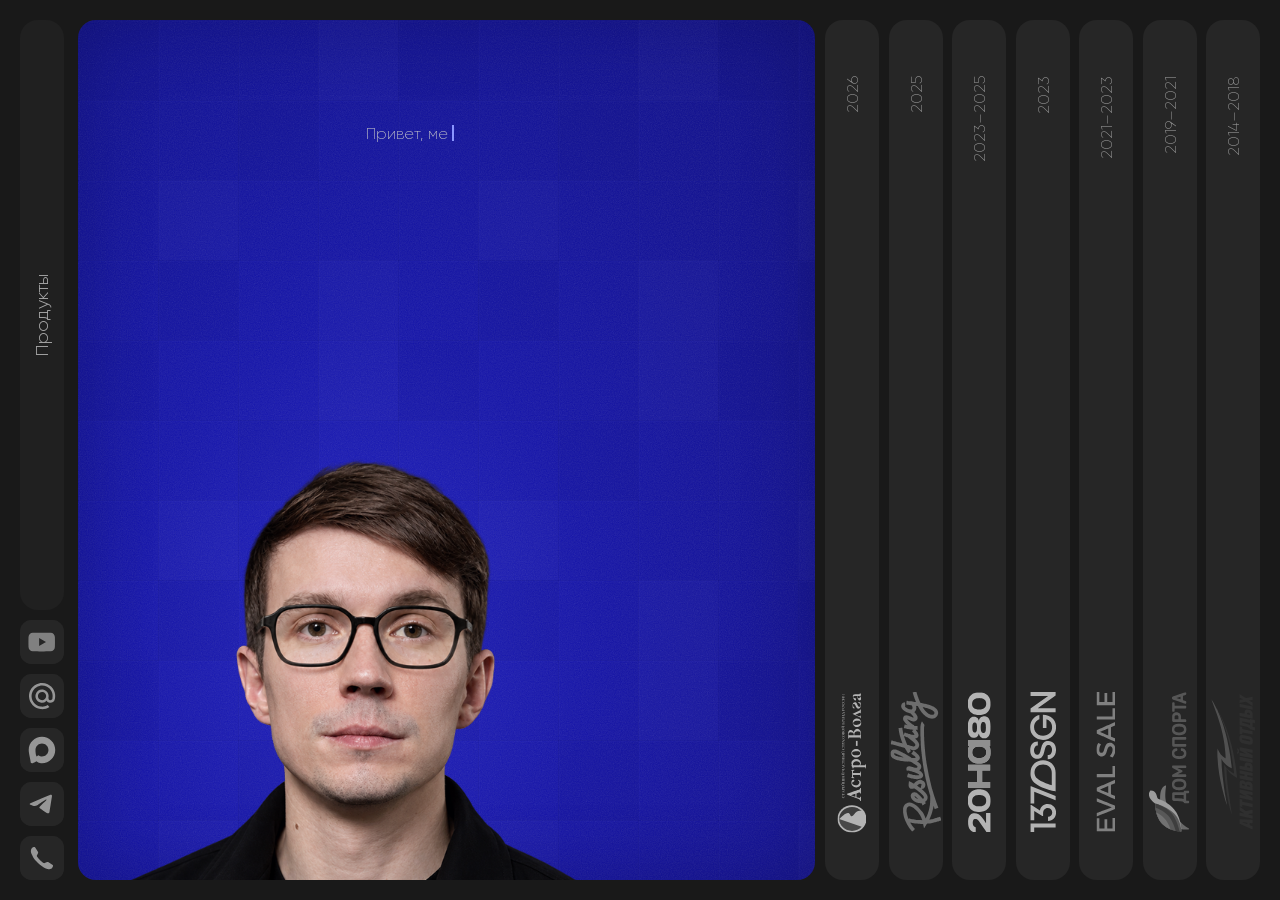
<file: index.html>
<!DOCTYPE html><html lang="ru"><head><meta charSet="utf-8"/><meta name="viewport" content="width=device-width, initial-scale=1"/><link rel="preload" as="image" href="/icons/youtube.svg"/><link rel="preload" as="image" href="/icons/mail.svg"/><link rel="preload" as="image" href="/icons/max.svg"/><link rel="preload" as="image" href="/icons/tg.svg"/><link rel="preload" as="image" href="/icons/phone.svg"/><link rel="preload" as="image" href="/images/course-coin.png"/><link rel="preload" as="image" href="/images/portrait.png" fetchPriority="high"/><link rel="preload" as="image" href="/logos/astro-volga.svg"/><link rel="preload" as="image" href="/logos/resulting.svg"/><link rel="preload" as="image" href="/logos/zona80.svg"/><link rel="stylesheet" href="/_next/static/chunks/3c6uin_k7dhh2.css" data-precedence="next"/><link rel="preload" as="script" fetchPriority="low" href="/_next/static/chunks/3l04zcqx63h3y.js"/><script src="/_next/static/chunks/0nr5vralju_ts.js" async=""></script><script src="/_next/static/chunks/1rj7ns8rte9vc.js" async=""></script><script src="/_next/static/chunks/turbopack-1h985lzee1e1w.js" async=""></script><script src="/_next/static/chunks/3fntmmi971322.js" async=""></script><script src="/_next/static/chunks/2uxzwzccnr6lk.js" async=""></script><link rel="preload" as="image" href="/logos/137dsgn.svg"/><link rel="preload" as="image" href="/logos/eval-sale.svg"/><link rel="preload" as="image" href="/logos/dom-sporta.svg"/><link rel="preload" as="image" href="/logos/active.svg"/><title>Андрей Самодуров — мой опыт</title><meta name="description" content="Интерактивная история опыта Андрея Самодурова."/><link rel="icon" href="/favicon.svg"/><script src="/_next/static/chunks/0cz1d0mv5g_q7.js" noModule=""></script></head><body><div hidden=""><!--$--><!--/$--></div><main class="site"><nav class="sidebar" aria-label="Продукты и контакты"><button class="sidebar-item sidebar-products" type="button" aria-expanded="false" aria-controls="products-panel"><span>Продукты</span></button><a class="sidebar-item sidebar-contact" href="https://www.youtube.com/@HEABTOP" aria-label="YouTube" title="YouTube"><img src="/icons/youtube.svg" alt=""/></a><a class="sidebar-item sidebar-contact" href="mailto:smdrv.us@gmail.com" aria-label="E-Mail" title="E-Mail"><img src="/icons/mail.svg" alt=""/></a><a class="sidebar-item sidebar-contact" href="https://max.ru/u/f9LHodD0cOIqNevwz4UA7DIapDhHAdTQ21VRLaxvyX3yPGefubBcl__GSQ0" aria-label="MAX" title="MAX"><img src="/icons/max.svg" alt=""/></a><a class="sidebar-item sidebar-contact" href="https://t.me/HEABTOP" aria-label="Telegram" title="Telegram"><img src="/icons/tg.svg" alt=""/></a><a class="sidebar-item sidebar-contact" href="tel:+79137133137" aria-label="Позвонить" title="Позвонить"><img src="/icons/phone.svg" alt=""/></a></nav><div class="scene" aria-label="История моего опыта"><section class="intro" aria-label="Знакомство"><div id="products-panel" class="products-panel" role="region" aria-label="Продукты" aria-hidden="true" inert=""><div class="products-content"><h2>Продукты</h2><article class="product-course"><div class="product-course-copy"><h3>Курс по продажам<br/>для страховых агентов</h3><p>3 уровня · 18 модулей · 69 уроков</p></div><img class="product-course-coin" src="/images/course-coin.png" alt=""/><a class="product-course-start" href="/course/index.html" target="_blank" rel="noopener noreferrer">Начать курс ↗</a></article></div></div><div class="background-tiles" aria-hidden="true" style="grid-template-columns:repeat(1, var(--tile-size))"></div><img class="portrait original" src="/images/portrait.png" alt="Андрей Самодуров" fetchPriority="high"/><div class="intro-copy" aria-hidden="false"><p class="typing" data-first-line="Привет, меня зовут Андрей Самодуров, я продажник," aria-label="Привет, меня зовут Андрей Самодуров, я продажник,
занимаюсь этим с 2014 года. На этой странице рассказываю о своём опыте."><span aria-hidden="true"><span class="cursor"></span></span></p></div></section><article class="period-card" style="--order:0"><button class="period-trigger" id="trigger-astro-volga" aria-label="Астро-Волга, 2026" aria-expanded="false" aria-controls="content-astro-volga"><span class="year">2026</span><span class="logo-holder"><img src="/logos/astro-volga.svg" alt=""/></span><span class="card-plus" aria-hidden="true">+</span></button><div class="period-body" id="content-astro-volga" role="region" aria-labelledby="trigger-astro-volga" aria-hidden="true" inert=""><div class="body-clip"><div class="body-scroll"><div class="case-layout case-astro-volga"><section class="case-segment case-about" style="--x:0%;--y:0%;--w:57.53931544865865%;--h:53.98037077426391%;--ratio:617/490"><h2>Астро-Волга</h2><p>В «Астро-Волгу» меня пригласил собственник с задачей разработать систему обучения продажам для страховых агентов.</p><p>Разработал систему обучения из трёх уровней подготовки. В неё вошли воронки продаж, квалификация клиентов, скрипты, кросс-продажи, работа с возражениями, точки касаний и другие инструменты.</p><p>Параллельно разработал прикладные инструменты для работы агентов, включая автономную CRM на Google Sheets с автоматизацией через Apps Script.</p><p>Для системы обучения записан курс из 69 видеоуроков.</p><p>После запуска обучение прошли 136 агентов. Средняя оценка курса — 4,99 из 5.</p></section><section class="case-segment case-events" style="--x:0%;--y:55.07088331515813%;--w:57.53931544865865%;--h:30.970556161395855%;--ratio:617/274"><h3>Значимые события периода</h3><ul><li>Система обучения из 3 уровней</li><li>69 видеоуроков</li><li>136 агентов прошли обучение после запуска</li><li>Средняя оценка — 4,99 / 5</li><li>Разработаны инструменты продаж и CRM для агентов</li></ul></section><section class="case-segment case-links" aria-label="Ссылки компании" style="--x:0%;--y:87.1319520174482%;--w:57.53931544865865%;--h:12.8680479825518%;--ratio:617/113"><p>Сайт «Астро-Волга»:<!-- --> <a href="https://astrovolga.ru" target="_blank" rel="noopener noreferrer">astrovolga.ru</a></p><p>Сайт с курсом для страховых агентов:<!-- --> <a href="/course/index.html" target="_blank" rel="noopener noreferrer">Перейти на страницу курса</a></p></section><div class="case-gallery"><figure class="case-media case-media-wide" data-media-id="astro-volga-1" style="--x:58.46438482886216%;--y:0%;--w:41.535615171137835%;--h:32.06106870229007%;--ratio:444/289;--mx:0%;--my:0%;--mw:100%;--mh:32.06106870229007%"><video poster="/media/astro-volga/01.webp" muted="" loop="" playsInline="" preload="none" aria-label="Базовый видеокурс"></video></figure><figure class="case-media" data-media-id="astro-volga-2" style="--x:58.46438482886216%;--y:33.151581243184296%;--w:22.201665124884364%;--h:48.854961832061065%;--ratio:230/438;--mx:0%;--my:33.151581243184296%;--mw:53.4521158129176%;--mh:48.854961832061065%"><video poster="/media/astro-volga/02.webp" muted="" loop="" playsInline="" preload="none" aria-label="Программа базового курса"></video></figure><figure class="case-media" data-media-id="astro-volga-3" style="--x:81.6836262719704%;--y:33.151581243184296%;--w:18.316373728029603%;--h:14.830970556161397%;--ratio:193/126;--mx:55.90200445434298%;--my:33.151581243184296%;--mw:44.097995545657014%;--mh:14.830970556161397%"><video poster="/media/astro-volga/03.webp" muted="" loop="" playsInline="" preload="none" aria-label="Запись обучающего урока"></video></figure><figure class="case-media" data-media-id="astro-volga-4" style="--x:81.6836262719704%;--y:48.964013086150494%;--w:18.316373728029603%;--h:15.485278080697928%;--ratio:193/132;--mx:55.90200445434298%;--my:48.964013086150494%;--mw:44.097995545657014%;--mh:15.485278080697928%"><video poster="/media/astro-volga/04.webp" muted="" loop="" playsInline="" preload="none" aria-label="Таблица инструментов продаж"></video></figure><figure class="case-media" data-media-id="astro-volga-5" style="--x:81.6836262719704%;--y:65.43075245365321%;--w:18.316373728029603%;--h:34.56924754634678%;--ratio:193/312;--mx:55.90200445434298%;--my:65.43075245365321%;--mw:44.097995545657014%;--mh:34.56924754634678%"><video poster="/media/astro-volga/05.webp" muted="" loop="" playsInline="" preload="none" aria-label="Страница курса"></video></figure><figure class="case-media" data-media-id="astro-volga-6" style="--x:58.46438482886216%;--y:82.98800436205016%;--w:22.201665124884364%;--h:17.011995637949838%;--ratio:230/151;--mx:0%;--my:82.98800436205016%;--mw:53.4521158129176%;--mh:17.011995637949838%"><video poster="/media/astro-volga/06.webp" muted="" loop="" playsInline="" preload="none" aria-label="CRM в Google Sheets"></video></figure></div></div><button class="mobile-close">Свернуть</button></div></div></div></article><article class="period-card" style="--order:1"><button class="period-trigger" id="trigger-resulting" aria-label="Resulting, 2025" aria-expanded="false" aria-controls="content-resulting"><span class="year">2025</span><span class="logo-holder"><img src="/logos/resulting.svg" alt=""/></span><span class="card-plus" aria-hidden="true">+</span></button><div class="period-body" id="content-resulting" role="region" aria-labelledby="trigger-resulting" aria-hidden="true" inert=""><div class="body-clip"><div class="body-scroll"><div class="case-layout case-resulting"><section class="case-segment case-about" style="--x:0%;--y:0%;--w:57.53931544865865%;--h:70.11995637949836%;--ratio:617/638"><h2>Resulting</h2><p>За время работы в Eval Sale и «20на80» провёл более 1300 аудитов малого и среднего бизнеса и пришёл к пониманию, что могу оказывать услуги консалтинга по построению бизнес-процессов. В Resulting пришёл на позицию руководителя бизнес-проекта:
бизнес-консалтинг в области построения систем продаж, найма и управления.</p><p>Во время обучения в корпоративном университете руководство обратило внимание на мой прошлый опыт в продажах и предложило помимо консалтинга заниматься продажами услуг компании.</p><p>В первые 2 недели после обучения в корпоративном университете сделал 7 продаж услуг по построению ОП, побив рекорд всего отдела продаж за прошлый месяц.</p><p>Получил оффер на позицию тимлида.</p><p>Через две недели после оффера собственник принял решение о закрытии компании.</p></section><section class="case-segment case-events" style="--x:0%;--y:71.21046892039259%;--w:57.53931544865865%;--h:17.77535441657579%;--ratio:617/153"><h3>Значимые события периода</h3><ul><li>7 продаж консалтинговых услуг за 2 недели</li></ul></section><section class="case-segment case-links" aria-label="Ссылки компании" style="--x:0%;--y:90.07633587786259%;--w:57.53931544865865%;--h:9.923664122137405%;--ratio:617/86"><p>Сайт «Resulting»:<!-- --> <a href="https://grebenukresulting.ru" target="_blank" rel="noopener noreferrer">grebenukresulting.ru</a><small> (<!-- -->организация закрылась<!-- -->)</small></p></section><div class="case-gallery"><figure class="case-media" data-media-id="resulting-1" style="--x:58.46438482886216%;--y:0%;--w:19.241443108233117%;--h:24.863685932388222%;--ratio:198/223;--mx:0%;--my:0%;--mw:46.32516703786192%;--mh:24.863685932388222%"><video poster="/media/resulting/01.webp" muted="" loop="" playsInline="" preload="none" aria-label="Рабочая встреча"></video></figure><figure class="case-media" data-media-id="resulting-2" style="--x:78.44588344125809%;--y:0%;--w:21.554116558741907%;--h:24.863685932388222%;--ratio:228/223;--mx:48.10690423162583%;--my:0%;--mw:51.89309576837417%;--mh:24.863685932388222%"><video poster="/media/resulting/02.webp" muted="" loop="" playsInline="" preload="none" aria-label="Презентация бизнес-консультанта"></video></figure><figure class="case-media case-media-wide" data-media-id="resulting-3" style="--x:58.46438482886216%;--y:26.06324972737186%;--w:41.535615171137835%;--h:28.57142857142857%;--ratio:444/252;--mx:0%;--my:26.06324972737186%;--mw:100%;--mh:28.57142857142857%"><img src="/media/resulting/03.webp" alt="Командная встреча" loading="lazy"/></figure><figure class="case-media case-media-wide" data-media-id="resulting-4" style="--x:58.46438482886216%;--y:55.834242093784084%;--w:41.535615171137835%;--h:15.267175572519085%;--ratio:444/130;--mx:0%;--my:55.834242093784084%;--mw:100%;--mh:15.267175572519085%"><video poster="/media/resulting/04.webp" muted="" loop="" playsInline="" preload="none" aria-label="Созвон с клиентом"></video></figure><figure class="case-media case-media-wide" data-media-id="resulting-5" style="--x:58.46438482886216%;--y:72.19193020719739%;--w:41.535615171137835%;--h:27.80806979280262%;--ratio:444/250;--mx:0%;--my:72.19193020719739%;--mw:100%;--mh:27.80806979280262%"><video poster="/media/resulting/05.webp" muted="" loop="" playsInline="" preload="none" aria-label="Встреча команды проекта"></video></figure></div></div><button class="mobile-close">Свернуть</button></div></div></div></article><article class="period-card" style="--order:2"><button class="period-trigger" id="trigger-zona80" aria-label="ЗОНА80, 2023–2025" aria-expanded="false" aria-controls="content-zona80"><span class="year">2023–2025</span><span class="logo-holder"><img src="/logos/zona80.svg" alt=""/></span><span class="card-plus" aria-hidden="true">+</span></button><div class="period-body" id="content-zona80" role="region" aria-labelledby="trigger-zona80" aria-hidden="true" inert=""><div class="body-clip"><div class="body-scroll"><div class="case-layout case-zona80"><section class="case-segment case-about" style="--x:0%;--y:0%;--w:57.53931544865865%;--h:57.033805888767716%;--ratio:617/518"><h2>20на80</h2><p>Продажа услуг по упаковке бизнеса во франшизу со средним чеком 800 тыс. ₽.
Клиенты — собственники бизнеса, CEO и COO.</p><p>Пришёл менеджером отдела продаж. Увеличил результат отдела с 1–2 до стабильных 4–6 продаж в месяц. Через два месяца получил предложение возглавить отдел.</p><p>Собрал команду из пяти человек: двух хантеров и трёх клоузеров. Построил отдел продаж — воронку, скрипты, базу знаний, систему онбординга, мотивации и должностные инструкции.
Отдел регулярно выполнял месячный план, максимальный результат — 13 сделок за месяц. Параллельно продолжал вести собственные сделки.</p></section><section class="case-segment case-events" style="--x:0%;--y:58.12431842966193%;--w:57.53931544865865%;--h:30.861504907306436%;--ratio:617/273"><h3>Значимые события периода</h3><ul><li>Рост отдела с 1–2 до стабильных 4–6 продаж в месяц</li><li>Пиковый результат отдела — 13 сделок за месяц</li><li>84 лично закрытые сделки</li><li>Построена система продаж и работы команды из 5 человек</li></ul></section><section class="case-segment case-links" aria-label="Ссылки компании" style="--x:0%;--y:90.07633587786259%;--w:57.53931544865865%;--h:9.923664122137405%;--ratio:617/86"><p>Сайт «20на80»:<!-- --> <a href="https://20x80.ru" target="_blank" rel="noopener noreferrer">20x80.ru</a><small> (<!-- -->организация закрылась<!-- -->)</small></p></section><div class="case-gallery"><figure class="case-media" data-media-id="zona80-1" style="--x:58.46438482886216%;--y:0%;--w:18.22386679000925%;--h:36.85932388222465%;--ratio:187/333;--mx:0%;--my:0%;--mw:43.87527839643652%;--mh:36.85932388222465%"><video poster="/media/zona80/01.webp" muted="" loop="" playsInline="" preload="none" aria-label="Работа в офисе"></video></figure><figure class="case-media" data-media-id="zona80-2" style="--x:77.61332099907493%;--y:0%;--w:22.38667900092507%;--h:15.59432933478735%;--ratio:237/138;--mx:46.10244988864143%;--my:0%;--mw:53.89755011135857%;--mh:15.59432933478735%"><video poster="/media/zona80/02.webp" muted="" loop="" playsInline="" preload="none" aria-label="Видеовстреча"></video></figure><figure class="case-media" data-media-id="zona80-3" style="--x:58.46438482886216%;--y:37.94983642311887%;--w:18.22386679000925%;--h:25.627044711014175%;--ratio:187/225;--mx:0%;--my:37.94983642311887%;--mw:43.87527839643652%;--mh:25.627044711014175%"><video poster="/media/zona80/03.webp" muted="" loop="" playsInline="" preload="none" aria-label="Обучение команды"></video></figure><figure class="case-media" data-media-id="zona80-4" style="--x:77.61332099907493%;--y:16.68484187568157%;--w:22.38667900092507%;--h:46.892039258451476%;--ratio:237/420;--mx:46.10244988864143%;--my:16.68484187568157%;--mw:53.89755011135857%;--mh:46.892039258451476%"><video poster="/media/zona80/04.webp" muted="" loop="" playsInline="" preload="none" aria-label="Командный созвон"></video></figure><figure class="case-media case-media-wide" data-media-id="zona80-5" style="--x:58.46438482886216%;--y:64.66739367502726%;--w:41.535615171137835%;--h:35.33260632497274%;--ratio:444/319;--mx:0%;--my:64.66739367502726%;--mw:100%;--mh:35.33260632497274%"><video poster="/media/zona80/05.webp" muted="" loop="" playsInline="" preload="none" aria-label="Сайт 20на80"></video></figure></div></div><button class="mobile-close">Свернуть</button></div></div></div></article><article class="period-card" style="--order:3"><button class="period-trigger" id="trigger-interests" aria-label="137dsgn, 2023" aria-expanded="false" aria-controls="content-interests"><span class="year">2023</span><span class="logo-holder"><img src="/logos/137dsgn.svg" alt=""/></span><span class="card-plus" aria-hidden="true">+</span></button><div class="period-body" id="content-interests" role="region" aria-labelledby="trigger-interests" aria-hidden="true" inert=""><div class="body-clip"><div class="body-scroll"><div class="case-layout case-interests"><section class="case-segment case-about" style="--x:0%;--y:0%;--w:57.53931544865865%;--h:41.33042529989095%;--ratio:617/374"><h2>137 Design</h2><p>После Eval Sale взял паузу в продажах и посвятил время дизайну и собственным проектам. Делал сайты и презентации для бизнеса — всего реализовал 13 проектов.</p><p>Параллельно запустил собственный бренд одежды Black137: разработал концепцию, визуальный стиль и выпустил первую коллекцию из семи позиций.</p></section><div class="case-gallery"><figure class="case-media" data-media-id="interests-1" style="--x:58.46438482886216%;--y:0%;--w:19.79648473635523%;--h:41.33042529989095%;--ratio:204/374;--mx:0%;--my:0%;--mw:48.873873873873876%;--mh:35.75525812619503%"><video poster="/media/interests/01.webp" muted="" loop="" playsInline="" preload="none" aria-label="Black137 — концепция бренда"></video></figure><figure class="case-media" data-media-id="interests-2" style="--x:79.18593894542092%;--y:0%;--w:20.814061054579096%;--h:41.33042529989095%;--ratio:220/374;--mx:51.126126126126124%;--my:0%;--mw:48.873873873873876%;--mh:35.75525812619503%"><video poster="/media/interests/02.webp" muted="" loop="" playsInline="" preload="none" aria-label="Первая коллекция одежды"></video></figure><figure class="case-media" data-media-id="interests-3" style="--x:0%;--y:42.420937840785164%;--w:32.09990749306198%;--h:23.773173391494%;--ratio:342/208;--mx:0%;--my:36.7112810707457%;--mw:48.873873873873876%;--mh:13.862332695984703%"><video poster="/media/interests/03.webp" muted="" loop="" playsInline="" preload="none" aria-label="Съёмка коллекции"></video></figure><figure class="case-media mobile-media-hidden" data-media-id="interests-4" style="--x:33.024976873265494%;--y:42.420937840785164%;--w:36.817761332099906%;--h:23.773173391494%;--ratio:388/208;--mx:0%;--my:0%;--mw:0%;--mh:0%"><video poster="/media/interests/04.webp" muted="" loop="" playsInline="" preload="none" aria-label="Дизайн музыкального проекта"></video></figure><figure class="case-media" data-media-id="interests-5" style="--x:70.76780758556892%;--y:42.420937840785164%;--w:29.23219241443108%;--h:23.773173391494%;--ratio:311/208;--mx:51.126126126126124%;--my:36.7112810707457%;--mw:48.873873873873876%;--mh:13.862332695984703%"><video poster="/media/interests/05.webp" muted="" loop="" playsInline="" preload="none" aria-label="Стикеры и аксессуары Black137"></video></figure><figure class="case-media case-media-wide" data-media-id="interests-6" style="--x:0%;--y:67.39367502726282%;--w:48.19611470860315%;--h:32.60632497273719%;--ratio:516/294;--mx:0%;--my:51.52963671128107%;--mw:100%;--mh:24.18738049713193%"><video poster="/media/interests/06.webp" muted="" loop="" playsInline="" preload="none" aria-label="Презентация Black137"></video></figure><figure class="case-media" data-media-id="interests-7" style="--x:49.121184088806665%;--y:67.39367502726282%;--w:25.161887141535615%;--h:32.60632497273719%;--ratio:262/294;--mx:0%;--my:76.67304015296367%;--mw:48.873873873873876%;--mh:23.32695984703633%"><video poster="/media/interests/07.webp" muted="" loop="" playsInline="" preload="none" aria-label="Сайт франшизы питания"></video></figure><figure class="case-media" data-media-id="interests-8" style="--x:75.2081406105458%;--y:67.39367502726282%;--w:24.79185938945421%;--h:32.60632497273719%;--ratio:263/294;--mx:51.126126126126124%;--my:76.67304015296367%;--mw:48.873873873873876%;--mh:23.32695984703633%"><video poster="/media/interests/08.webp" muted="" loop="" playsInline="" preload="none" aria-label="Сайт франшизы Relax"></video></figure></div></div><button class="mobile-close">Свернуть</button></div></div></div></article><article class="period-card" style="--order:4"><button class="period-trigger" id="trigger-eval-sale" aria-label="EVAL SALE, 2021–2023" aria-expanded="false" aria-controls="content-eval-sale"><span class="year">2021–2023</span><span class="logo-holder"><img src="/logos/eval-sale.svg" alt=""/></span><span class="card-plus" aria-hidden="true">+</span></button><div class="period-body" id="content-eval-sale" role="region" aria-labelledby="trigger-eval-sale" aria-hidden="true" inert=""><div class="body-clip"><div class="body-scroll"><div class="case-layout case-eval-sale"><section class="case-segment case-about" style="--x:0%;--y:0%;--w:57.53931544865865%;--h:54.41657579062159%;--ratio:617/494"><h2>Eval Sale</h2><p>Продажа B2B-услуг по упаковке бизнеса во франшизу. Средний чек — 600 тыс. ₽.</p><p>Пришёл на позицию менеджера по продажам.
Первую сделку закрыл через две недели, затем вышел на стабильные 3–4 продажи в месяц. Через два месяца получил оффер на позицию РОПа.</p><p>Собрал команду из четырёх человек — двух хантеров и двух клоузеров. Описал воронку, скрипты и базу знаний. Команда вышла на регулярные 4–5 продаж в месяц. Сам продолжал участвовать в закрытии сложных сделок.</p></section><section class="case-segment case-events" style="--x:0%;--y:55.50708833151581%;--w:57.53931544865865%;--h:27.917121046892042%;--ratio:617/246"><h3>Значимые события периода</h3><ul><li>Через 2 месяца — переход от менеджера к РОПу</li><li>Собрал команду из 4 человек и описал систему продаж</li><li>74 сделки, закрытые командой</li><li>Более 90 подготовленных аудитов рынка франшиз</li></ul></section><section class="case-segment case-links" aria-label="Ссылки компании" style="--x:0%;--y:84.51472191930208%;--w:57.53931544865865%;--h:15.485278080697928%;--ratio:617/137"><p>Сайт «Eval Sale»:<!-- --> <a href="https://evsf.ru" target="_blank" rel="noopener noreferrer">evsf.ru</a></p></section><div class="case-gallery"><figure class="case-media" data-media-id="eval-sale-1" style="--x:58.46438482886216%;--y:0%;--w:20.351526364477333%;--h:20.174482006543077%;--ratio:210/180;--mx:0%;--my:0%;--mw:48.9977728285078%;--mh:20.174482006543077%"><img src="/media/eval-sale/01.webp" alt="Команда Eval Sale" loading="lazy"/></figure><figure class="case-media" data-media-id="eval-sale-2" style="--x:79.83348751156338%;--y:0%;--w:20.166512488436634%;--h:20.174482006543077%;--ratio:213/180;--mx:51.44766146993318%;--my:0%;--mw:48.55233853006681%;--mh:20.174482006543077%"><img src="/media/eval-sale/02.webp" alt="Рабочий созвон" loading="lazy"/></figure><figure class="case-media case-media-wide" data-media-id="eval-sale-3" style="--x:58.46438482886216%;--y:21.264994547437297%;--w:41.535615171137835%;--h:28.135223555070883%;--ratio:444/248;--mx:0%;--my:21.264994547437297%;--mw:100%;--mh:28.135223555070883%"><video poster="/media/eval-sale/03.webp" muted="" loop="" playsInline="" preload="none" aria-label="Франчайзинг и масштабирование"></video></figure><figure class="case-media" data-media-id="eval-sale-4" style="--x:58.46438482886216%;--y:50.4907306434024%;--w:16.92876965772433%;--h:27.917121046892042%;--ratio:173/246;--mx:0%;--my:50.4907306434024%;--mw:40.75723830734967%;--mh:27.917121046892042%"><video poster="/media/eval-sale/04.webp" muted="" loop="" playsInline="" preload="none" aria-label="Презентация Eval Sales"></video></figure><figure class="case-media" data-media-id="eval-sale-5" style="--x:76.41073080481036%;--y:50.4907306434024%;--w:23.589269195189637%;--h:27.917121046892042%;--ratio:250/246;--mx:43.207126948775056%;--my:50.4907306434024%;--mw:56.792873051224944%;--mh:27.917121046892042%"><video poster="/media/eval-sale/05.webp" muted="" loop="" playsInline="" preload="none" aria-label="Работа над проектом"></video></figure><figure class="case-media case-media-wide" data-media-id="eval-sale-6" style="--x:58.46438482886216%;--y:79.49836423118866%;--w:41.535615171137835%;--h:20.50163576881134%;--ratio:444/183;--mx:0%;--my:79.49836423118866%;--mw:100%;--mh:20.50163576881134%"><video poster="/media/eval-sale/06.webp" muted="" loop="" playsInline="" preload="none" aria-label="Аудиты рынка франшиз"></video></figure></div></div><button class="mobile-close">Свернуть</button></div></div></div></article><article class="period-card" style="--order:5"><button class="period-trigger" id="trigger-dom-sporta" aria-label="ДОМ СПОРТА, 2019–2021" aria-expanded="false" aria-controls="content-dom-sporta"><span class="year">2019–2021</span><span class="logo-holder"><img src="/logos/dom-sporta.svg" alt=""/></span><span class="card-plus" aria-hidden="true">+</span></button><div class="period-body" id="content-dom-sporta" role="region" aria-labelledby="trigger-dom-sporta" aria-hidden="true" inert=""><div class="body-clip"><div class="body-scroll"><div class="case-layout case-dom-sporta"><section class="case-segment case-about" style="--x:0%;--y:0%;--w:57.53931544865865%;--h:59.65103598691385%;--ratio:617/542"><h2>Дом Спорта</h2><p>Продажи спортивного оборудования в B2C, B2B и B2G. В течение первого года стабильно занимал 1–2-е место по продажам в команде из восьми менеджеров.</p><p>Вёл сложные переговоры и заключал крупные сделки, в том числе с «Газпромом», РЖД и ФК «Зенит». Получил предложение возглавить B2B-направление с командой из трёх человек.</p><p>Этот период стал переходом от розничных продаж к сложным переговорам и работе с корпоративными заказчиками.</p><p>В 2021 году принял решение перейти из продаж товарки в более сложные B2B-услуги.</p></section><section class="case-segment case-events" style="--x:0%;--y:60.741548527808064%;--w:57.53931544865865%;--h:25.29989094874591%;--ratio:617/222"><h3>Значимые события периода</h3><ul><li>Стабильно 1–2-е место по продажам в команде из 8 человек</li><li>Контракты с «Газпромом», РЖД и ФК «Зенит»</li><li>Первое предложение руководящей позиции</li></ul></section><section class="case-segment case-links" aria-label="Ссылки компании" style="--x:0%;--y:87.1319520174482%;--w:57.53931544865865%;--h:12.8680479825518%;--ratio:617/113"><p>Сайт «Дом спорта»:<!-- --> <a href="https://domsporta.com" target="_blank" rel="noopener noreferrer">domsporta.com</a></p></section><div class="case-gallery"><figure class="case-media" data-media-id="dom-sporta-1" style="--x:58.46438482886216%;--y:0%;--w:19.611470860314522%;--h:34.56924754634678%;--ratio:202/312;--mx:0%;--my:0%;--mw:47.216035634743875%;--mh:34.56924754634678%"><video poster="/media/dom-sporta/01.webp" muted="" loop="" playsInline="" preload="none" aria-label="Онлайн-переговоры"></video></figure><figure class="case-media" data-media-id="dom-sporta-2" style="--x:79.0009250693802%;--y:0%;--w:20.999074930619795%;--h:34.56924754634678%;--ratio:222/312;--mx:49.44320712694877%;--my:0%;--mw:50.55679287305123%;--mh:34.56924754634678%"><img src="/media/dom-sporta/02.webp" alt="Рабочее место" loading="lazy"/></figure><figure class="case-media case-media-wide" data-media-id="dom-sporta-3" style="--x:58.46438482886216%;--y:35.659760087241004%;--w:41.535615171137835%;--h:34.24209378407851%;--ratio:444/304;--mx:0%;--my:35.659760087241004%;--mw:100%;--mh:34.24209378407851%"><img src="/media/dom-sporta/03.webp" alt="Офис Дома спорта" loading="lazy"/></figure><figure class="case-media case-media-wide" data-media-id="dom-sporta-4" style="--x:58.46438482886216%;--y:70.99236641221374%;--w:41.535615171137835%;--h:29.00763358778626%;--ratio:444/261;--mx:0%;--my:70.99236641221374%;--mw:100%;--mh:29.00763358778626%"><video poster="/media/dom-sporta/04.webp" muted="" loop="" playsInline="" preload="none" aria-label="Сайт Дома спорта"></video></figure></div></div><button class="mobile-close">Свернуть</button></div></div></div></article><article class="period-card" style="--order:6"><button class="period-trigger" id="trigger-active" aria-label="АКТИВНЫЙ ОТДЫХ, 2014–2018" aria-expanded="false" aria-controls="content-active"><span class="year">2014–2018</span><span class="logo-holder"><img src="/logos/active.svg" alt=""/></span><span class="card-plus" aria-hidden="true">+</span></button><div class="period-body" id="content-active" role="region" aria-labelledby="trigger-active" aria-hidden="true" inert=""><div class="body-clip"><div class="body-scroll"><div class="case-layout case-active"><section class="case-segment case-about" style="--x:0%;--y:0%;--w:57.53931544865865%;--h:54.41657579062159%;--ratio:617/494"><h2>Активный отдых</h2><p>Первый значимый опыт в продажах — четыре года B2C в интернет-магазине товаров для активного отдыха. Работал с широким ассортиментом: от спиннингов и палаток до гладкоствольного оружия и квадроциклов.</p><p>Здесь получил базу в продажах: выявление потребностей, работа с возражениями, кросс-сейл и апсейл. Параллельно участвовал в разработке собственной CRM и занимался логистикой: заключил новые договоры с транспортными компаниями, что позволило снизить расходы на доставку.</p></section><section class="case-segment case-events" style="--x:0%;--y:55.50708833151581%;--w:57.53931544865865%;--h:22.68266085059978%;--ratio:617/198"><h3>Значимые события периода</h3><ul><li>4 года практики B2C-продаж</li><li>Участие в разработке и внедрении собственной CRM</li><li>Пересмотр условий работы с ТК и снижение транспортных расходов</li></ul></section><section class="case-segment case-links" aria-label="Ссылки компании" style="--x:0%;--y:79.28026172300982%;--w:57.53931544865865%;--h:20.719738276990185%;--ratio:617/185"><p>Сайт «Активного отдыха»:<!-- --> <a href="https://hft.ru" target="_blank" rel="noopener noreferrer">hft.ru</a></p></section><div class="case-gallery"><figure class="case-media case-media-wide" data-media-id="active-1" style="--x:58.46438482886216%;--y:0%;--w:41.535615171137835%;--h:31.733914940021812%;--ratio:444/286;--mx:0%;--my:0%;--mw:100%;--mh:31.733914940021812%"><img src="/media/active/01.webp" alt="Первое рабочее место" loading="lazy"/></figure><figure class="case-media case-media-wide" data-media-id="active-2" style="--x:58.46438482886216%;--y:32.82442748091603%;--w:41.535615171137835%;--h:67.17557251908397%;--ratio:444/611;--mx:0%;--my:32.82442748091603%;--mw:100%;--mh:67.17557251908397%"><video poster="/media/active/02.webp" muted="" loop="" playsInline="" preload="none" aria-label="Сайт Активного отдыха"></video></figure></div></div><button class="mobile-close">Свернуть</button></div></div></div></article></div></main><!--$--><!--/$--><script src="/_next/static/chunks/3l04zcqx63h3y.js" id="_R_" async=""></script><script>(self.__next_f=self.__next_f||[]).push([0])</script><script>self.__next_f.push([1,"1:\"$Sreact.fragment\"\n2:I[39756,[\"/_next/static/chunks/3fntmmi971322.js\"],\"default\"]\n3:I[37457,[\"/_next/static/chunks/3fntmmi971322.js\"],\"default\"]\n4:I[47257,[\"/_next/static/chunks/3fntmmi971322.js\"],\"ClientPageRoot\"]\n5:I[31713,[\"/_next/static/chunks/3fntmmi971322.js\",\"/_next/static/chunks/2uxzwzccnr6lk.js\"],\"default\"]\n8:I[97367,[\"/_next/static/chunks/3fntmmi971322.js\"],\"OutletBoundary\"]\n9:\"$Sreact.suspense\"\nb:I[97367,[\"/_next/static/chunks/3fntmmi971322.js\"],\"ViewportBoundary\"]\nd:I[97367,[\"/_next/static/chunks/3fntmmi971322.js\"],\"MetadataBoundary\"]\nf:I[68027,[\"/_next/static/chunks/3fntmmi971322.js\"],\"default\",1]\n:HL[\"/_next/static/chunks/3c6uin_k7dhh2.css\",\"style\"]\n0:{\"P\":null,\"c\":[\"\",\"\"],\"q\":\"\",\"i\":false,\"f\":[[[\"\",{\"children\":[\"__PAGE__\",{},\"$undefined\",\"$undefined\",4608]},\"$undefined\",\"$undefined\",4624],[[\"$\",\"$1\",\"c\",{\"children\":[[[\"$\",\"link\",\"0\",{\"rel\":\"stylesheet\",\"href\":\"/_next/static/chunks/3c6uin_k7dhh2.css\",\"precedence\":\"next\",\"crossOrigin\":\"$undefined\",\"nonce\":\"$undefined\"}],[\"$\",\"script\",\"script-0\",{\"src\":\"/_next/static/chunks/3fntmmi971322.js\",\"async\":true,\"nonce\":\"$undefined\"}]],[\"$\",\"html\",null,{\"lang\":\"ru\",\"children\":[\"$\",\"body\",null,{\"children\":[\"$\",\"$L2\",null,{\"parallelRouterKey\":\"children\",\"error\":\"$undefined\",\"errorStyles\":\"$undefined\",\"errorScripts\":\"$undefined\",\"template\":[\"$\",\"$L3\",null,{}],\"templateStyles\":\"$undefined\",\"templateScripts\":\"$undefined\",\"notFound\":[[[\"$\",\"title\",null,{\"children\":\"404: This page could not be found.\"}],[\"$\",\"div\",null,{\"style\":{\"fontFamily\":\"system-ui,\\\"Segoe UI\\\",Roboto,Helvetica,Arial,sans-serif,\\\"Apple Color Emoji\\\",\\\"Segoe UI Emoji\\\"\",\"height\":\"100vh\",\"textAlign\":\"center\",\"display\":\"flex\",\"flexDirection\":\"column\",\"alignItems\":\"center\",\"justifyContent\":\"center\"},\"children\":[\"$\",\"div\",null,{\"children\":[[\"$\",\"style\",null,{\"dangerouslySetInnerHTML\":{\"__html\":\"body{color:#000;background:#fff;margin:0}.next-error-h1{border-right:1px solid rgba(0,0,0,.3)}@media (prefers-color-scheme:dark){body{color:#fff;background:#000}.next-error-h1{border-right:1px solid rgba(255,255,255,.3)}}\"}}],[\"$\",\"h1\",null,{\"className\":\"next-error-h1\",\"style\":{\"display\":\"inline-block\",\"margin\":\"0 20px 0 0\",\"padding\":\"0 23px 0 0\",\"fontSize\":24,\"fontWeight\":500,\"verticalAlign\":\"top\",\"lineHeight\":\"49px\"},\"children\":404}],[\"$\",\"div\",null,{\"style\":{\"display\":\"inline-block\"},\"children\":[\"$\",\"h2\",null,{\"style\":{\"fontSize\":14,\"fontWeight\":400,\"lineHeight\":\"49px\",\"margin\":0},\"children\":\"This page could not be found.\"}]}]]}]}]],[]],\"forbidden\":\"$undefined\",\"unauthorized\":\"$undefined\"}]}]}]]}],{\"children\":[[\"$\",\"$1\",\"c\",{\"children\":[[\"$\",\"$L4\",null,{\"Component\":\"$5\",\"serverProvidedParams\":{\"searchParams\":{},\"params\":{},\"promises\":[\"$@6\",\"$@7\"]}}],[[\"$\",\"script\",\"script-0\",{\"src\":\"/_next/static/chunks/2uxzwzccnr6lk.js\",\"async\":true,\"nonce\":\"$undefined\"}]],[\"$\",\"$L8\",null,{\"children\":[\"$\",\"$9\",null,{\"name\":\"Next.MetadataOutlet\",\"children\":\"$@a\"}]}]]}],{},null,false,null]},null,false,null],[\"$\",\"$1\",\"h\",{\"children\":[null,[\"$\",\"$Lb\",null,{\"children\":\"$Lc\"}],[\"$\",\"div\",null,{\"hidden\":true,\"children\":[\"$\",\"$Ld\",null,{\"children\":[\"$\",\"$9\",null,{\"name\":\"Next.Metadata\",\"children\":\"$Le\"}]}]}],null]}],false]],\"m\":\"$undefined\",\"G\":[\"$f\",[[\"$\",\"link\",\"0\",{\"rel\":\"stylesheet\",\"href\":\"/_next/static/chunks/3c6uin_k7dhh2.css\",\"precedence\":\"next\",\"crossOrigin\":\"$undefined\",\"nonce\":\"$undefined\"}]]],\"S\":true,\"h\":null,\"r\":\"$undefined\",\"s\":\"$undefined\",\"a\":\"$undefined\",\"l\":\"$undefined\",\"p\":\"$undefined\",\"d\":\"$undefined\",\"b\":\"HJ86LawNNsC8Zkg8xuhaf\"}\n6:{}\n7:\"$0:f:0:1:1:children:0:props:children:0:props:serverProvidedParams:params\"\nc:[[\"$\",\"meta\",\"0\",{\"charSet\":\"utf-8\"}],[\"$\",\"meta\",\"1\",{\"name\":\"viewport\",\"content\":\"width=device-width, initial-scale=1\"}]]\n10:I[27201,[\"/_next/static/chunks/3fntmmi971322.js\"],\"IconMark\"]\na:null\ne:[[\"$\",\"title\",\"0\",{\"children\":\"Андрей Самодуров — мой опыт\"}],[\"$\",\"meta\",\"1\",{\"name\":\"description\",\"content\":\"Интерактивная история опыта Андрея Самодурова.\"}],[\"$\",\"link\",\"2\",{\"rel\":\"icon\",\"href\":\"/favicon.svg\"}],[\"$\",\"$L10\",\"3\",{}]]\n"])</script></body></html>
</file>
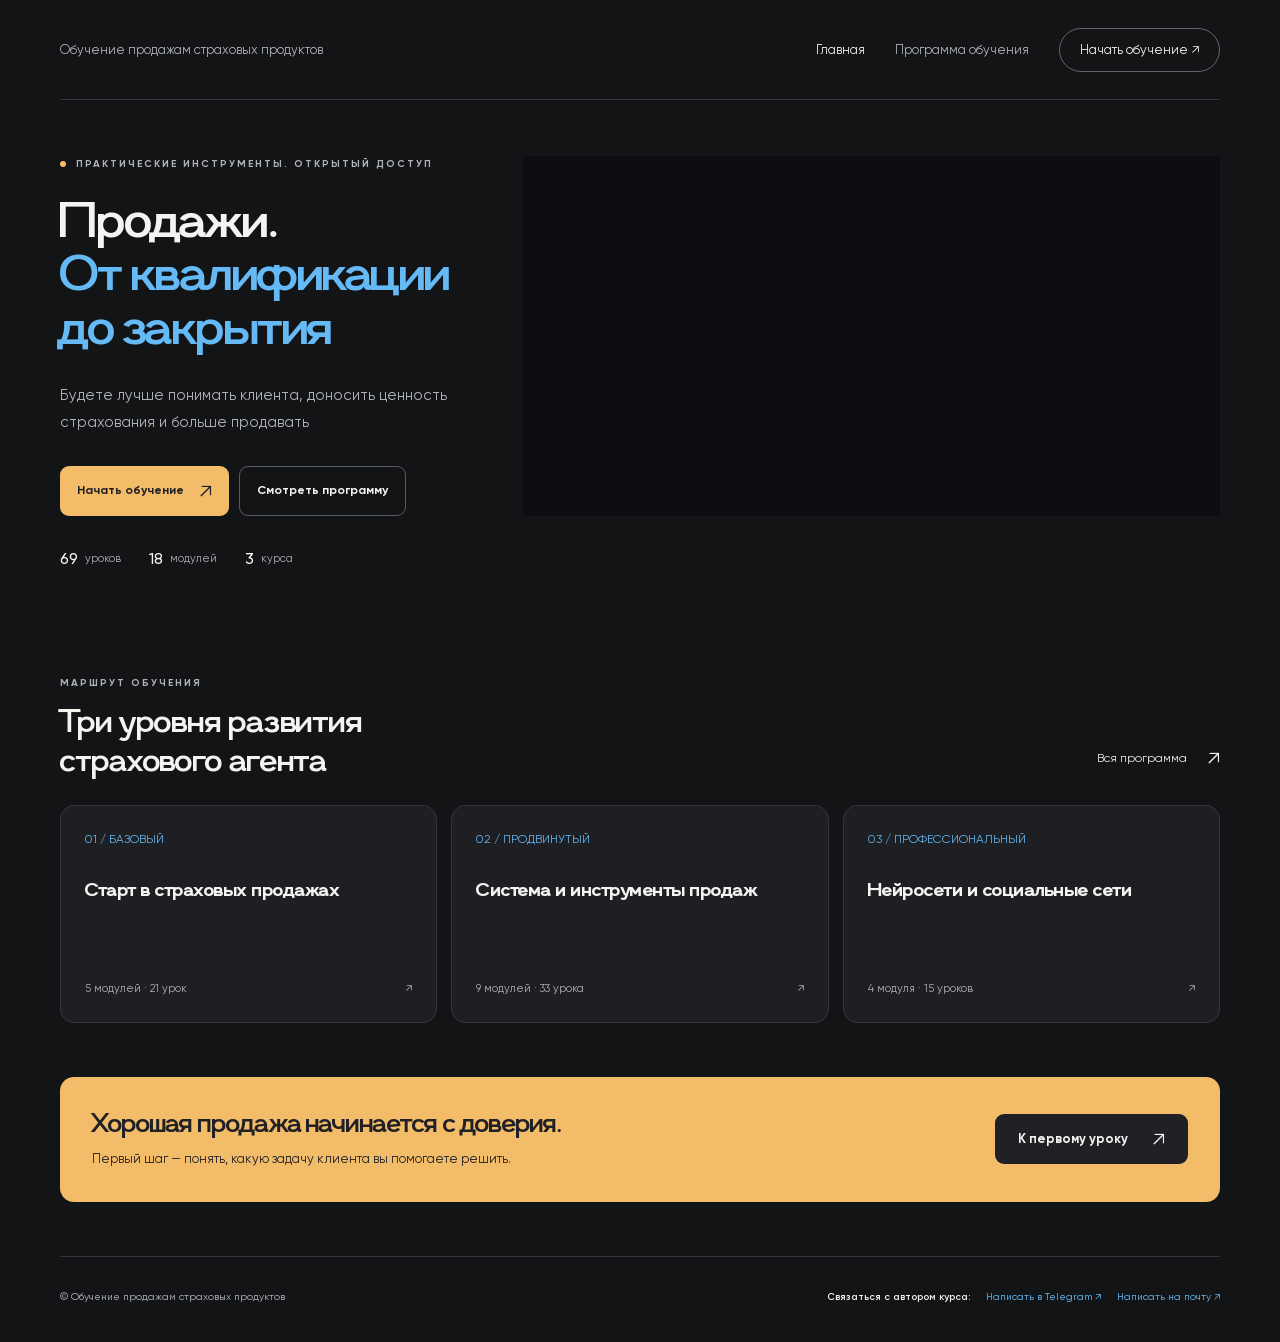
<file: course/index.html>
<!doctype html><html lang="ru"><head><meta charset="utf-8"><meta name="viewport" content="width=device-width, initial-scale=1"><title>Обучение продажам страховых продуктов</title><link rel="stylesheet" href="style.css"></head><body><a class="skip" href="#main">К содержанию</a><div class="wrap"><header class="header"><a class="brand brand-text-only" href="index.html" aria-label="Обучение продажам страховых продуктов — главная"><span class="brand-course">Обучение продажам страховых продуктов</span></a><nav aria-label="Основная навигация"><a class="active" href="index.html" aria-current="page">Главная</a><a href="catalog.html">Программа обучения</a><a class="navcta" href="lesson.html?course=basic&id=1">Начать обучение ↗</a></nav></header><main id="main"><section class="hero"><div><div class="eyebrow"><span class="dot"></span>Практические инструменты. Открытый доступ</div><h1><span class="hero-title-line">Продажи.</span><em><span class="hero-title-line">От квалификации</span><span class="hero-title-line">до закрытия</span></em></h1><p>Будете лучше понимать клиента, доносить ценность страхования и больше продавать</p><div class="actions"><a class="btn" href="lesson.html?course=basic&id=1">Начать обучение <span class="arr">↗</span></a><a class="btn secondary" href="catalog.html">Смотреть программу</a></div><div class="hero-facts"><span><b>69</b> уроков</span><span><b>18</b> модулей</span><span><b>3</b> курса</span></div></div><div class="hero-video"><div class="hero-video-frame"><iframe src="https://rutube.ru/play/embed/ba9ab5327005534b1ec8deaadba802e8/?p=5KhgpMVnJWiZUmCKoxQaMg&autostartmute=true&autoplay=true" title="Видео курса по продажам страховых продуктов СК Астро-Волга" allow="autoplay; clipboard-write; encrypted-media; fullscreen; picture-in-picture" allowfullscreen referrerpolicy="strict-origin-when-cross-origin"></iframe></div></div></section><section class="section"><div class="sectionhead"><div><div class="eyebrow">Маршрут обучения</div><h2>Три уровня развития<br>страхового агента</h2></div><a class="textlink" href="catalog.html">Вся программа <span class="arr">↗</span></a></div><div class="module-grid course-grid"><a class="modulecard" href="catalog.html#course-basic"><span class="number">01 / БАЗОВЫЙ</span><h3>Старт в страховых продажах</h3><div class="meta"><span>5 модулей · 21 урок</span><span>↗</span></div></a><a class="modulecard" href="catalog.html#course-advanced"><span class="number">02 / ПРОДВИНУТЫЙ</span><h3>Система и инструменты продаж</h3><div class="meta"><span>9 модулей · 33 урока</span><span>↗</span></div></a><a class="modulecard" href="catalog.html#course-professional"><span class="number">03 / ПРОФЕССИОНАЛЬНЫЙ</span><h3>Нейросети и социальные сети</h3><div class="meta"><span>4 модуля · 15 уроков</span><span>↗</span></div></a></div></section><section class="startband"><div><h2>Хорошая продажа начинается с доверия.</h2><p>Первый шаг — понять, какую задачу клиента вы помогаете решить.</p></div><a class="btn" href="lesson.html?course=basic&id=1">К первому уроку <span class="arr">↗</span></a></section></main><footer><span>© Обучение продажам страховых продуктов</span><div class="footer-contact"><strong>Связаться с автором курса:</strong><a href="http://t.me/i37li" target="_blank" rel="noopener noreferrer">Написать в Telegram ↗</a><a href="mailto:smdrv.us@gmail.com">Написать на почту ↗</a></div></footer></div></body></html>
</file>
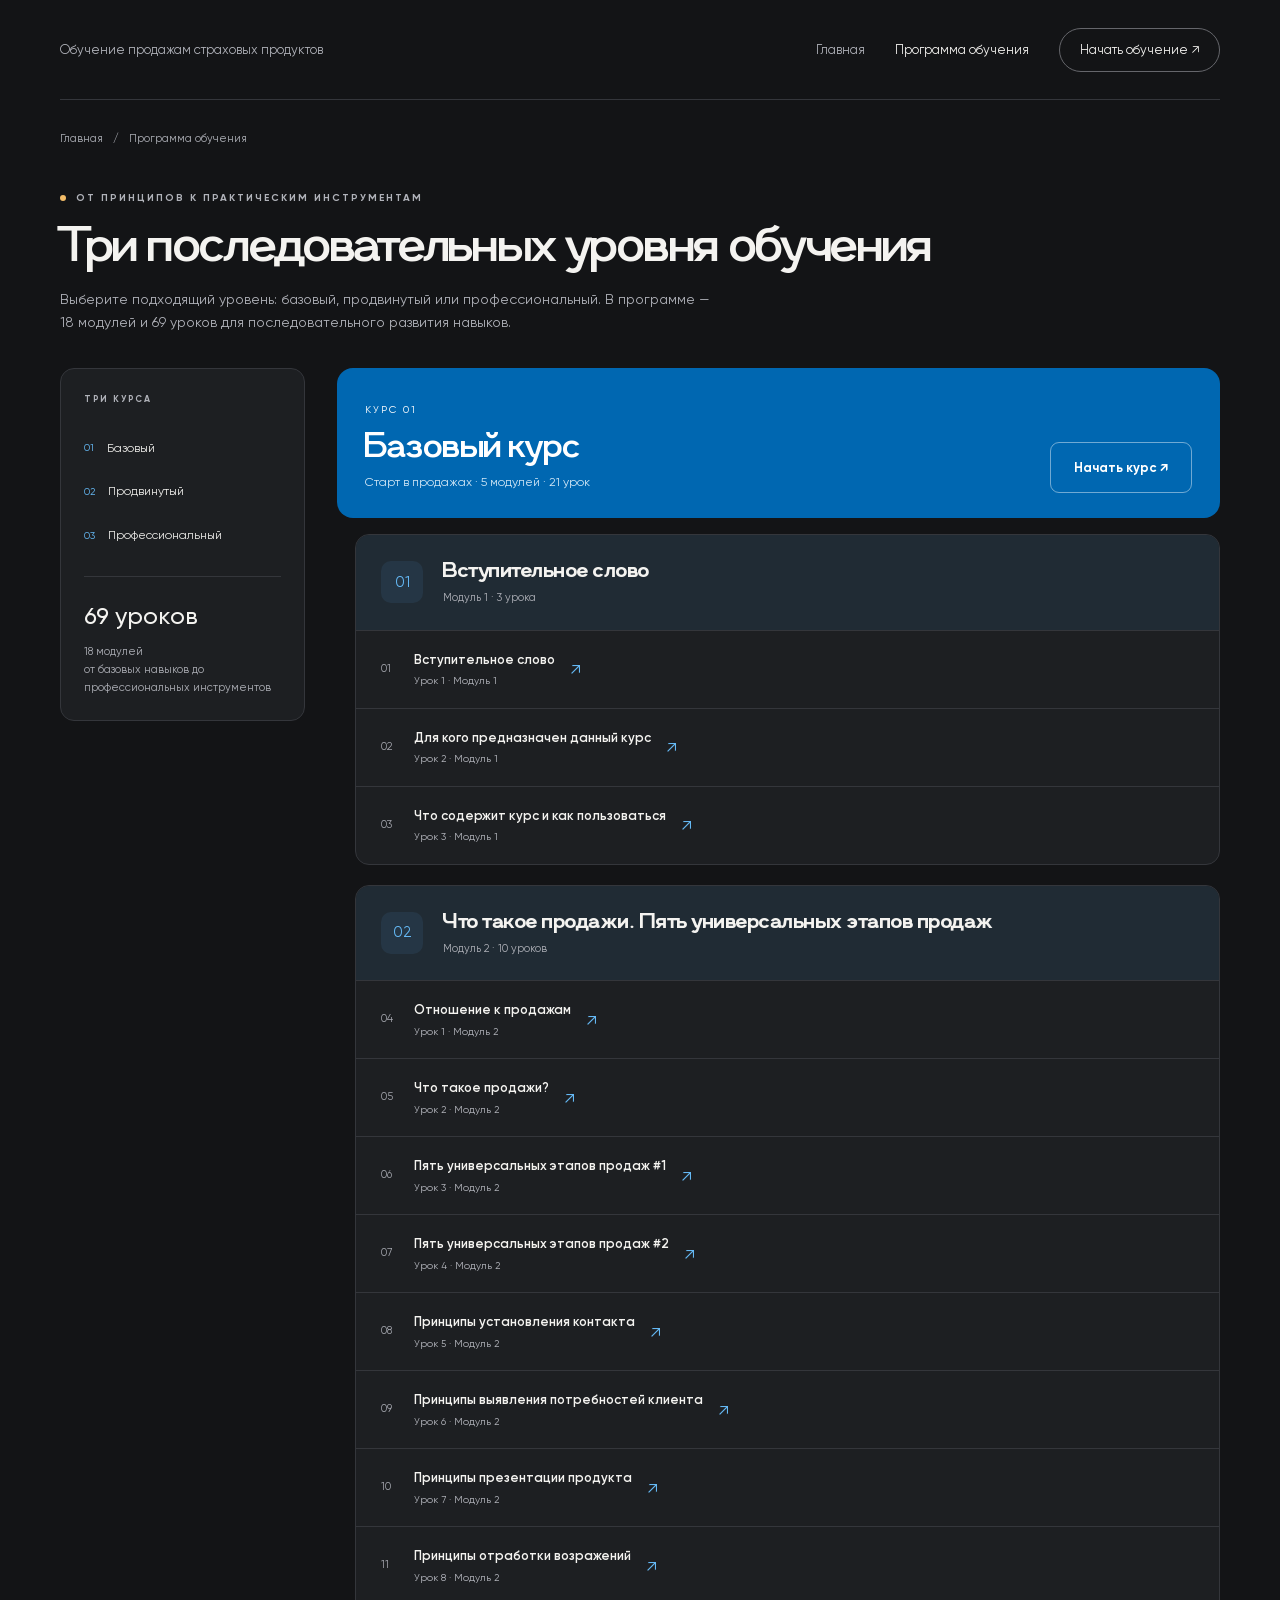
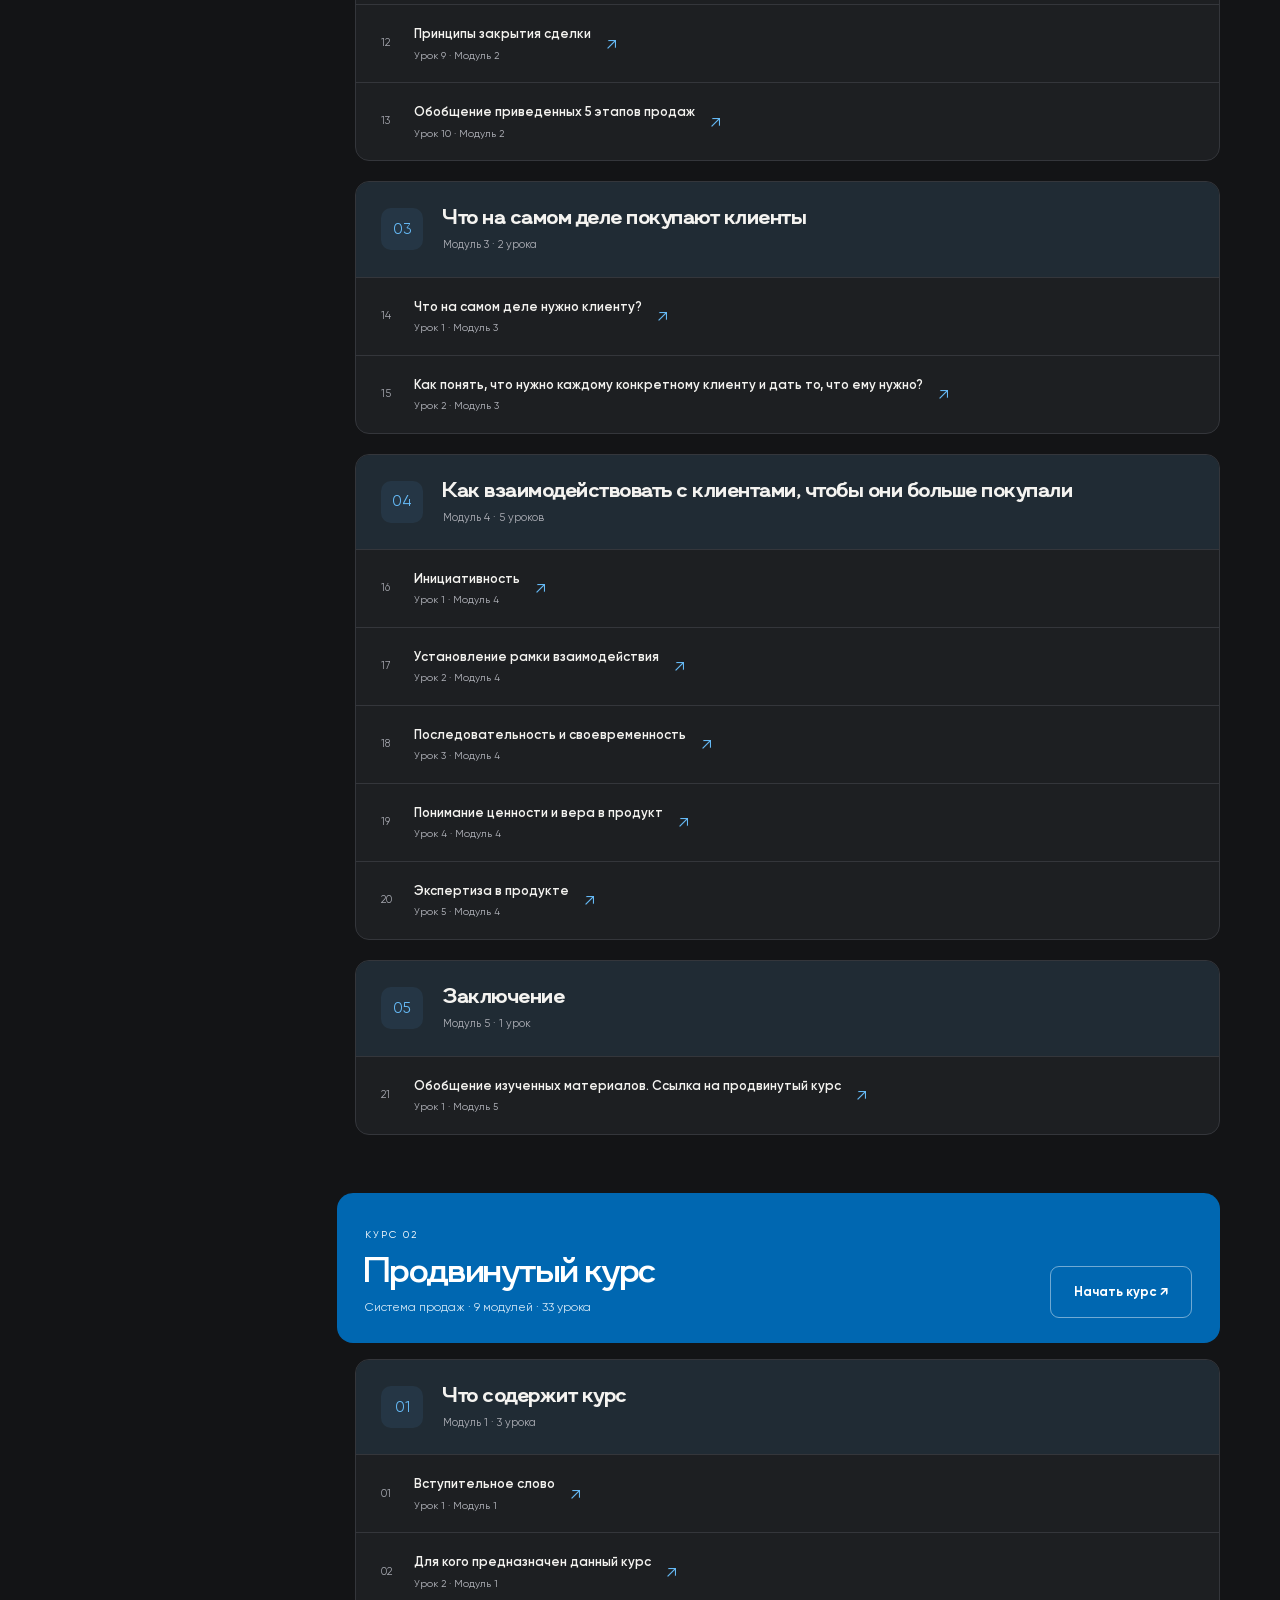
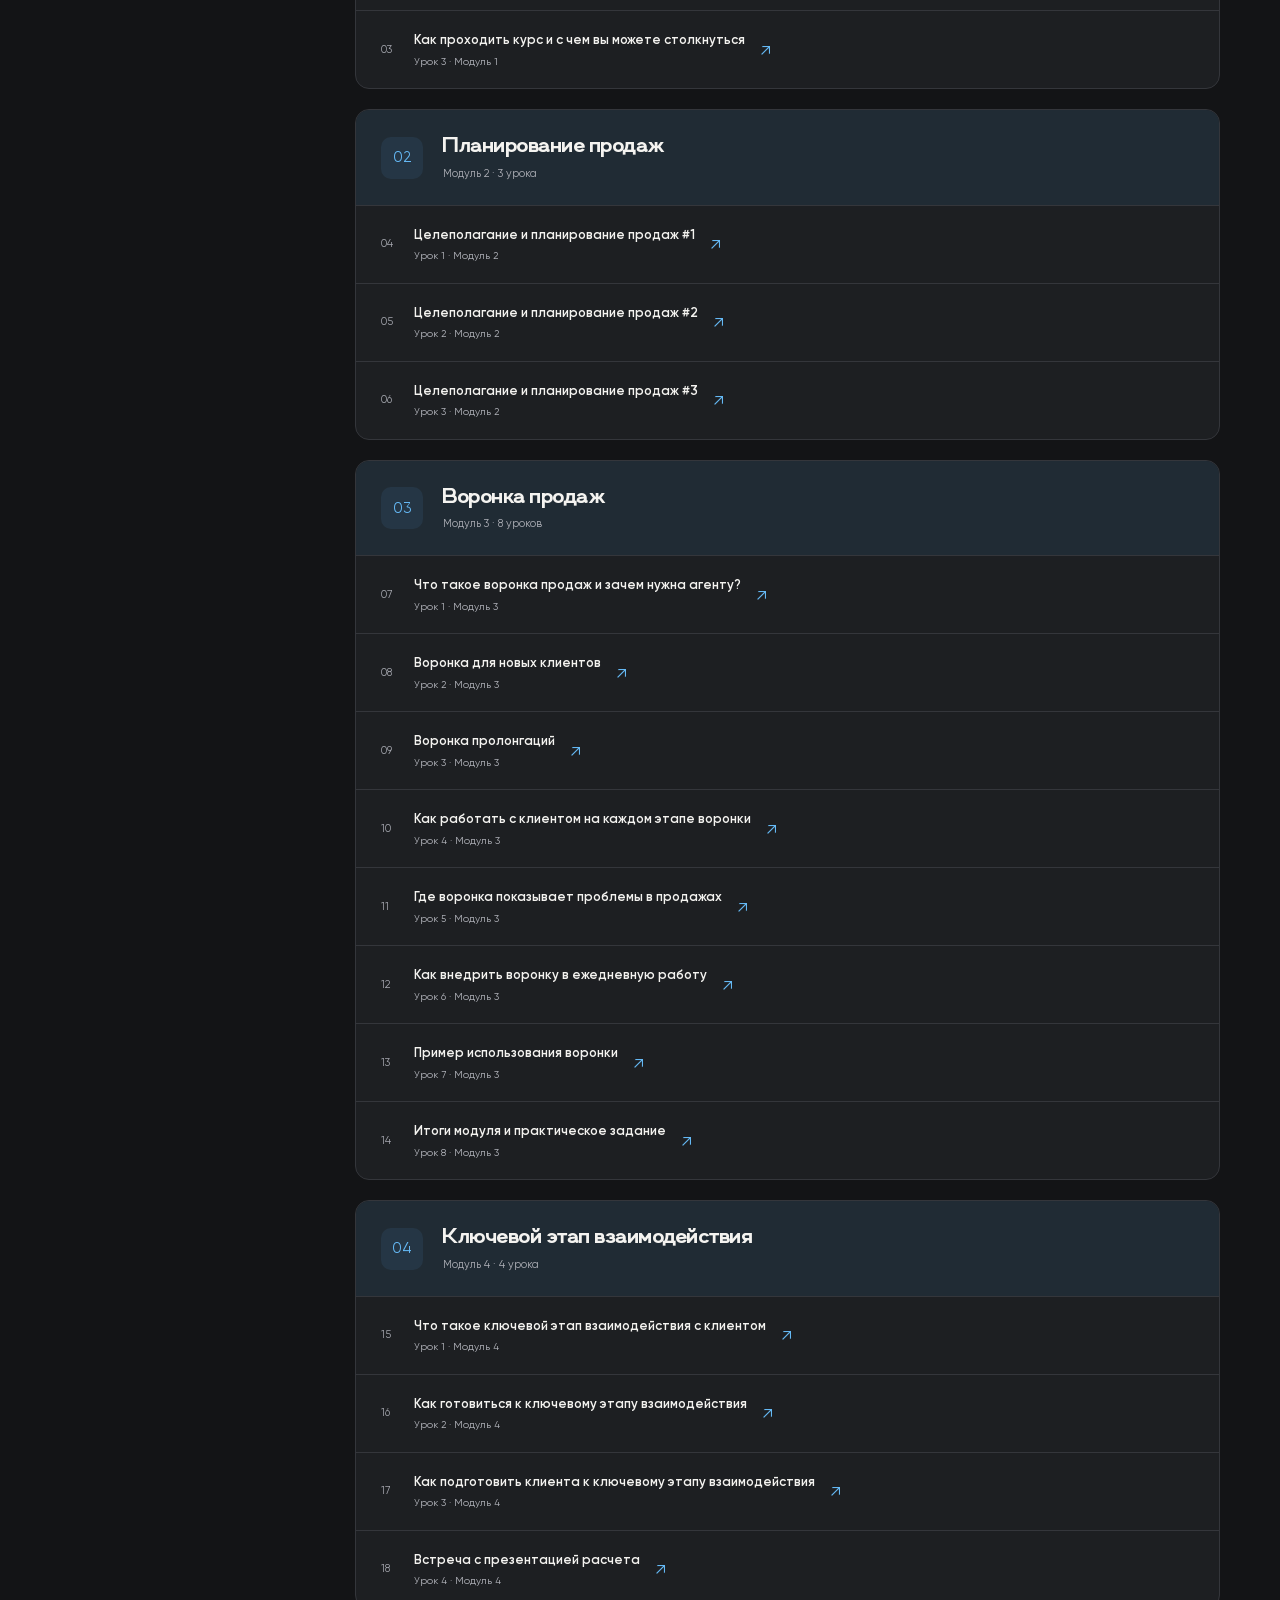
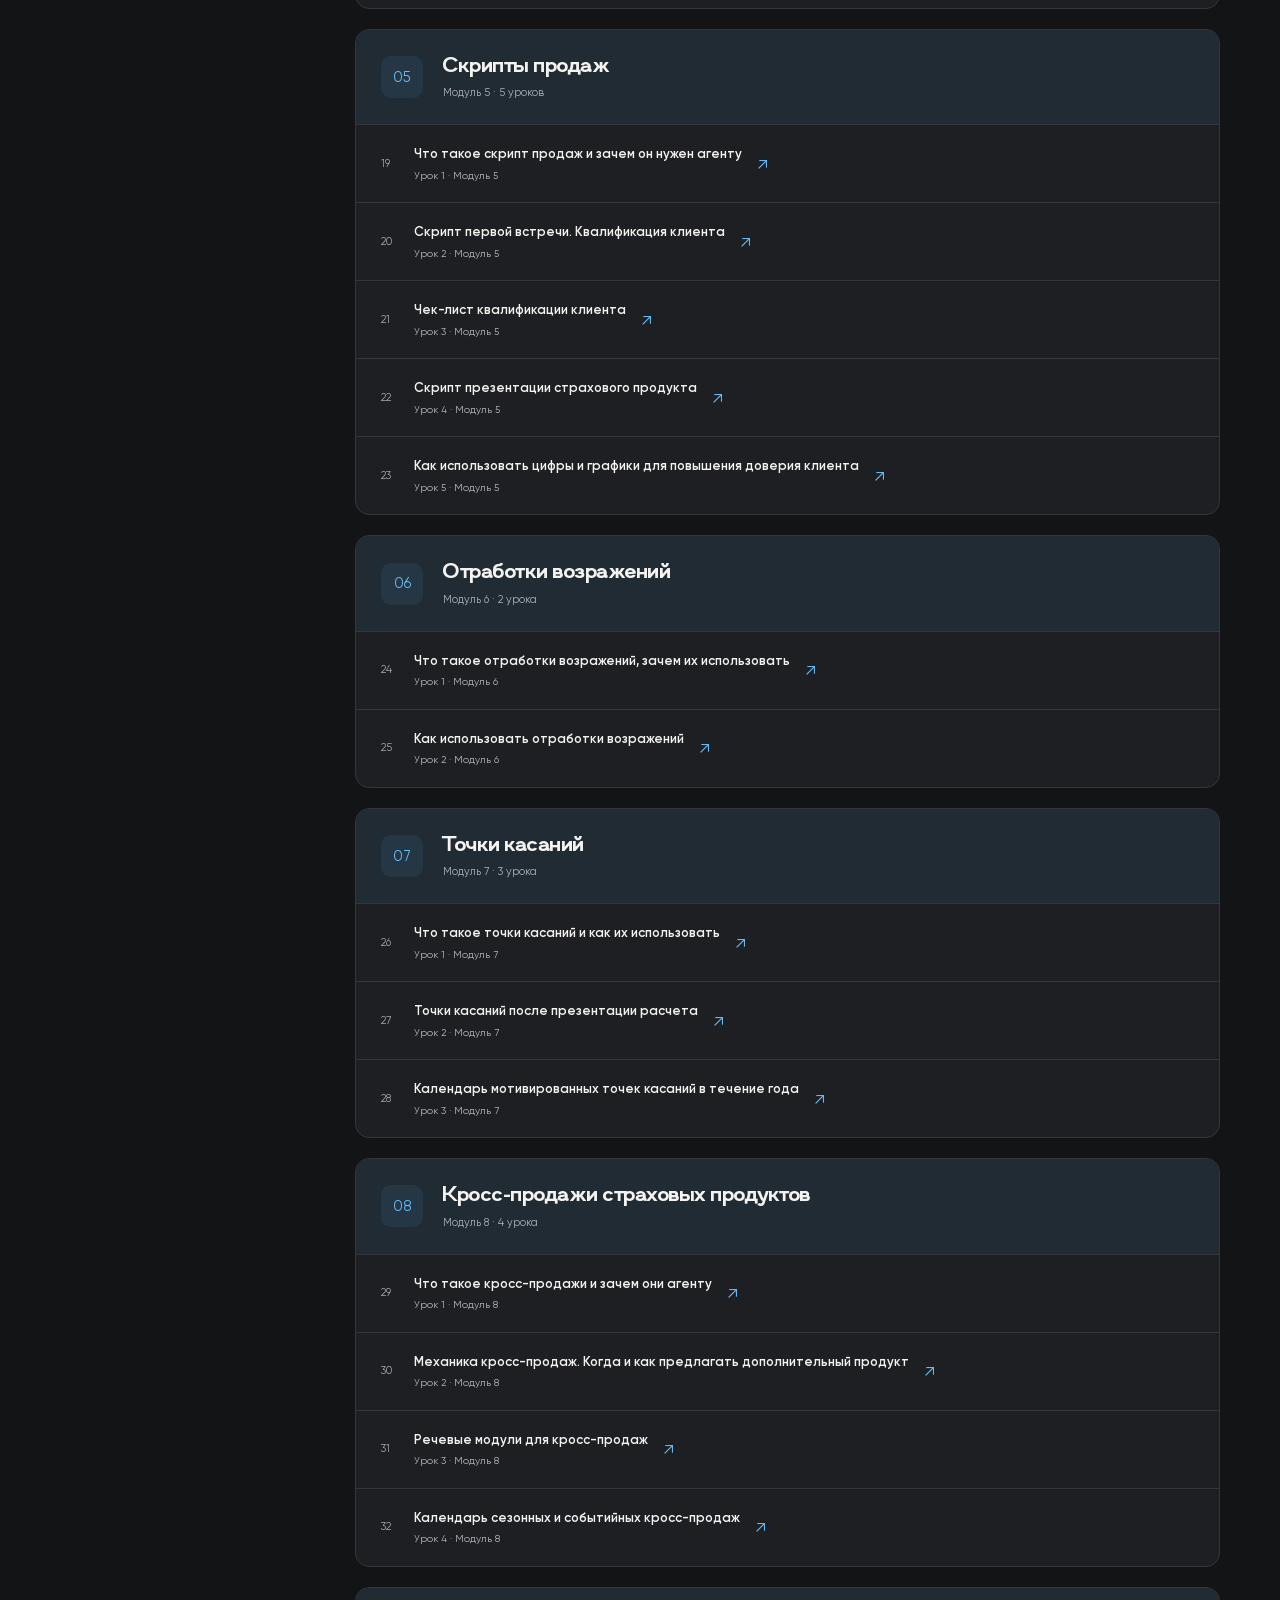
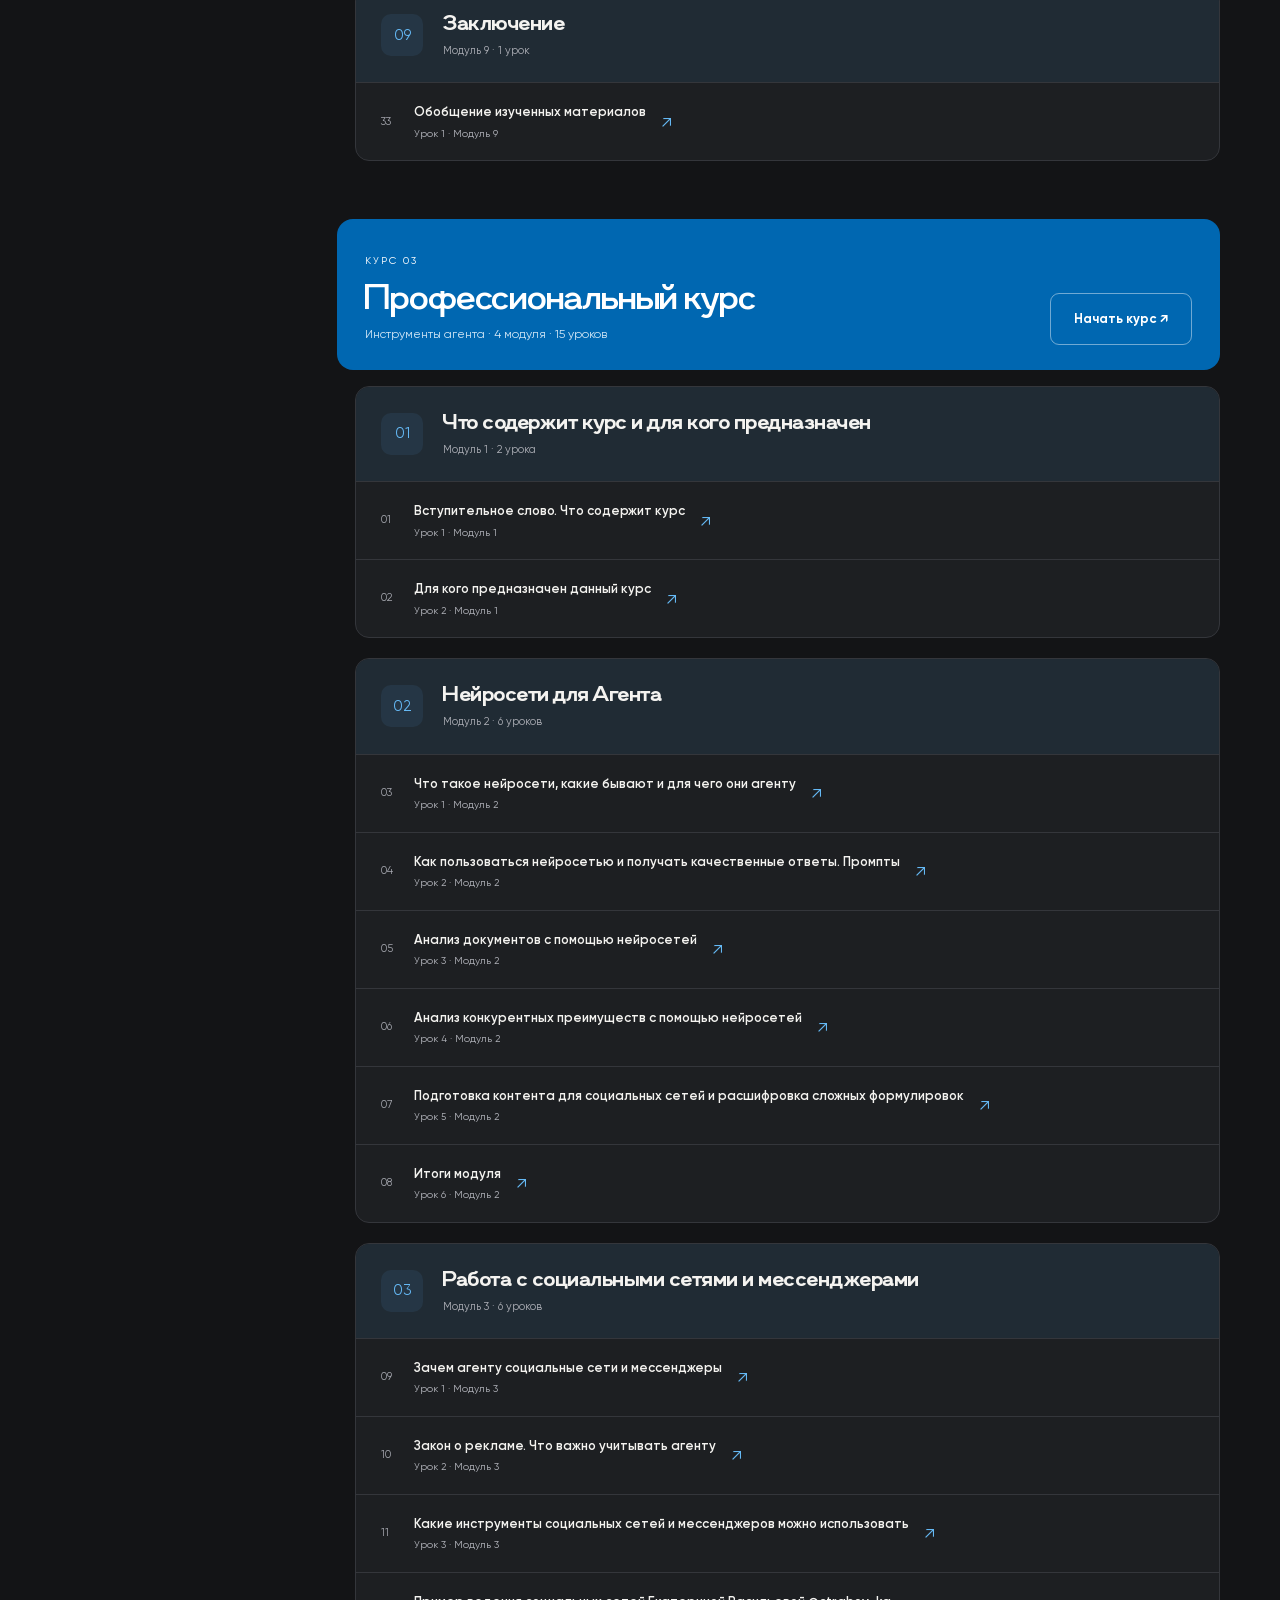
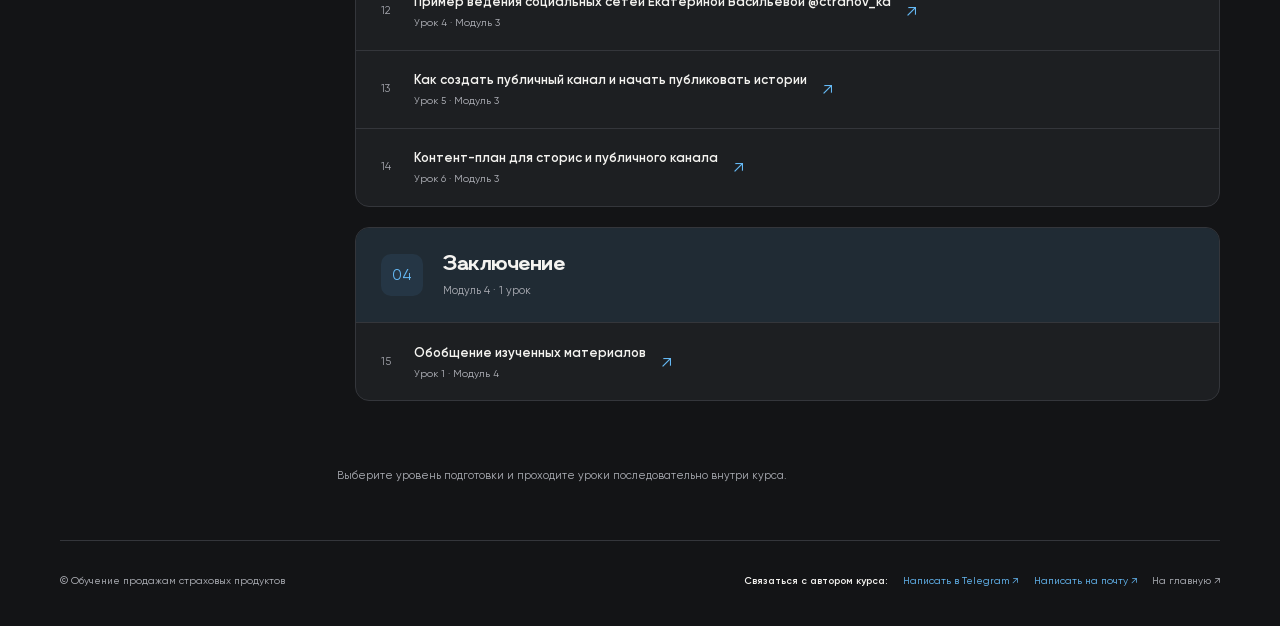
<file: course/catalog.html>
<!doctype html><html lang="ru"><head><meta charset="utf-8"><meta name="viewport" content="width=device-width, initial-scale=1"><title>Программа обучения продажам страховых продуктов</title><link rel="stylesheet" href="style.css"><script defer src="course.js"></script></head><body data-page="catalog"><a class="skip" href="#main">К содержанию</a><div class="wrap"><header class="header"><a class="brand brand-text-only" href="index.html" aria-label="Обучение продажам страховых продуктов — главная"><span class="brand-course">Обучение продажам страховых продуктов</span></a><nav aria-label="Основная навигация"><a href="index.html">Главная</a><a class="active" aria-current="page" href="catalog.html">Программа обучения</a><a class="navcta" href="lesson.html?course=basic&id=1">Начать обучение ↗</a></nav></header><main id="main"><div class="crumbs"><a href="index.html">Главная</a><span>/</span><span>Программа обучения</span></div><div class="pagehead"><div class="eyebrow"><span class="dot"></span>От принципов к практическим инструментам</div><h1>Три последовательных уровня обучения</h1><p>Выберите подходящий уровень: базовый, продвинутый или профессиональный. В программе — 18 модулей и 69 уроков для последовательного развития навыков.</p></div><div class="catalog-layout"><aside class="sidebar" id="course-nav" aria-label="Навигация по курсам"></aside><div class="catalog-main" id="modules"></div></div></main><footer><span>© Обучение продажам страховых продуктов</span><div class="footer-contact"><strong>Связаться с автором курса:</strong><a href="http://t.me/i37li" target="_blank" rel="noopener noreferrer">Написать в Telegram ↗</a><a href="mailto:smdrv.us@gmail.com">Написать на почту ↗</a></div><a href="index.html">На главную ↗</a></footer></div></body></html>
</file>
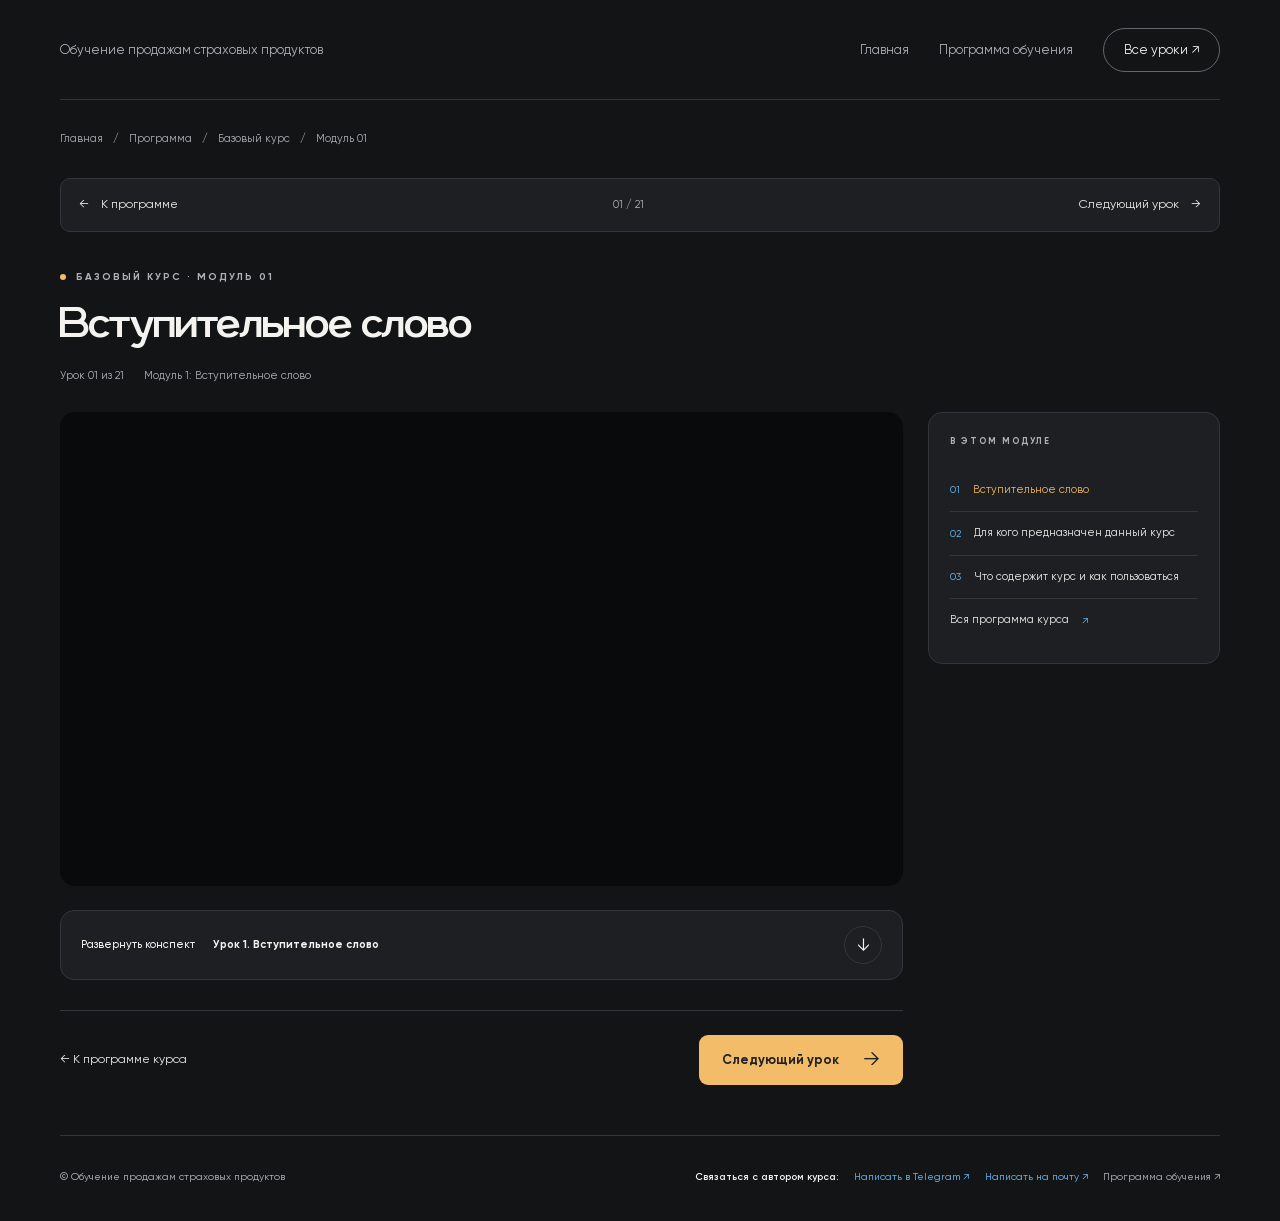
<file: course/lesson.html>
<!doctype html><html lang="ru"><head><meta charset="utf-8"><meta name="viewport" content="width=device-width, initial-scale=1"><title>Урок — Обучение продажам страховых продуктов</title><link rel="stylesheet" href="style.css"><script defer src="content-data.js"></script><script defer src="course.js"></script></head><body data-page="lesson"><a class="skip" href="#main">К содержанию</a><div class="wrap"><header class="header"><a class="brand brand-text-only" href="index.html" aria-label="Обучение продажам страховых продуктов — главная"><span class="brand-course">Обучение продажам страховых продуктов</span></a><nav aria-label="Основная навигация"><a href="index.html">Главная</a><a href="catalog.html">Программа обучения</a><a class="navcta" href="catalog.html">Все уроки ↗</a></nav></header><main id="main"></main><footer><span>© Обучение продажам страховых продуктов</span><div class="footer-contact"><strong>Связаться с автором курса:</strong><a href="http://t.me/i37li" target="_blank" rel="noopener noreferrer">Написать в Telegram ↗</a><a href="mailto:smdrv.us@gmail.com">Написать на почту ↗</a></div><a href="catalog.html">Программа обучения ↗</a></footer></div><dialog id="video-dialog" aria-labelledby="dialog-title"><h2 id="dialog-title">Место для вашего видео</h2><p>Это интерактивный макет страницы урока. Здесь будет встроенный видеоплеер с вашим роликом. Для публикации потребуется ссылка на видео с разрешённым встраиванием.</p><form method="dialog"><button class="btn">Вернуться к уроку <span>↗</span></button></form></dialog></body></html>
</file>
<file: _next/static/chunks/3c6uin_k7dhh2.css>
@font-face{font-family:Gilroy;src:url(/fonts/Gilroy-UltraLight.ttf)format("truetype");font-weight:200;font-style:normal;font-display:swap}@font-face{font-family:Gilroy;src:url(/fonts/Gilroy-Light.ttf)format("truetype");font-weight:300;font-style:normal;font-display:swap}@font-face{font-family:Gilroy;src:url(/fonts/Gilroy-Regular.ttf)format("truetype");font-weight:400;font-style:normal;font-display:swap}@font-face{font-family:Gilroy;src:url(/fonts/Gilroy-Medium.ttf)format("truetype");font-weight:500;font-style:normal;font-display:swap}@font-face{font-family:Gilroy;src:url(/fonts/Gilroy-SemiBold.ttf)format("truetype");font-weight:600;font-style:normal;font-display:swap}@font-face{font-family:Gilroy;src:url(/fonts/Gilroy-Bold.ttf)format("truetype");font-weight:700;font-style:normal;font-display:swap}@font-face{font-family:Gilroy;src:url(/fonts/Gilroy-ExtraBold.ttf)format("truetype");font-weight:800;font-style:normal;font-display:swap}@font-face{font-family:Gilroy;src:url(/fonts/Gilroy-Heavy.ttf)format("truetype");font-weight:900;font-style:normal;font-display:swap}:root{--lightningcss-light: ;--lightningcss-dark:initial;color-scheme:dark;--bg:#191919;--card:#262626;--fg:#fafafa;--muted:#aaa;--accent:#303bb5;--ease:cubic-bezier(.22,.8,.2,1)}*{box-sizing:border-box}html,body{background:var(--bg);min-height:100%;color:var(--fg);margin:0}body{font-family:Gilroy,Arial,sans-serif}button,a{-webkit-tap-highlight-color:transparent}button{font:inherit;color:inherit}button:focus-visible,a:focus-visible{outline-offset:-4px;outline:3px solid #7d89ff}button{cursor:pointer}::selection{color:#fff;background:#303bb5}.site{min-height:100svh;padding:20px}.hero-heading{height:clamp(155px,23vh,210px);overflow:hidden}.hero-heading h1{letter-spacing:-.052em;text-shadow:4px 4px #262e8e;margin:0;font-size:clamp(42px,5.2vw,100px);font-weight:600;line-height:1.12}.scene{gap:10px;height:calc(100svh - clamp(155px,23vh,210px) - 40px);min-height:460px;display:flex}.intro{flex:0 0 51.5%;position:relative;overflow:hidden}.portrait{aspect-ratio:680/600;width:69%;position:absolute;bottom:0;left:0}.portrait.reference{background-image:url(/images/portrait-reference.jpg);background-position:0 88.12%;background-repeat:no-repeat;background-size:282.353%}.typing{white-space:pre-line;color:#ccc;width:42%;margin:0;font-size:clamp(16px,1.04vw,20px);font-weight:300;line-height:1.35;position:absolute;top:64%;left:56%}.cursor{vertical-align:-2px;background:#8b95ff;width:2px;height:1em;margin-left:4px;animation:1s steps(2,start) infinite blink;display:inline-block}.period-card{background:var(--card);min-width:0;animation:enter .7s var(--ease) both;border-radius:18px;flex:1;position:relative;overflow:hidden}.period-trigger{color:#aaa;background:0 0;border:0;width:100%;height:100%;min-height:44px;padding:0;transition:color .25s,background .25s;display:block;position:relative}.period-trigger:hover{color:#fff;background:#2e2e2e}.year{writing-mode:vertical-rl;color:#999;white-space:nowrap;font-size:clamp(14px,1.3vw,24px);font-weight:300;position:absolute;top:56px;left:50%;transform:translate(-50%)rotate(180deg)}.wordmark{writing-mode:vertical-rl;white-space:nowrap;font-size:clamp(22px,2.3vw,44px);font-weight:700;position:absolute;bottom:48px;left:50%;transform:translate(-50%)rotate(180deg)}.astro{color:#eee;font-family:Gilroy,Arial,sans-serif;font-size:clamp(24px,2.25vw,43px)}.resulting{font-family:Gilroy,Arial,sans-serif;font-style:normal;font-weight:700}.zona{letter-spacing:-.06em;color:#fafafa;font-weight:900}.eval{font-weight:600}.sport{font-size:clamp(20px,1.8vw,36px)}.active{font-size:clamp(18px,1.6vw,32px);font-style:normal;font-weight:800}.hobby{font-size:clamp(18px,1.2vw,23px);font-weight:300}.card-plus{text-align:center;opacity:0;font-size:22px;transition:opacity .2s;position:absolute;top:20px;left:0;right:0}.period-trigger:hover .card-plus,.period-trigger:focus-visible .card-plus{opacity:1}@keyframes blink{to{visibility:hidden}}@keyframes enter{0%{opacity:0;translate:0 16px}to{opacity:1;translate:0}}@media (max-width:1000px){.site{padding:20px}.hero-heading{height:auto;margin-bottom:24px}.hero-heading h1{text-shadow:2px 3px #262e8e;font-size:clamp(27px,6.1vw,60px)}.scene{flex-direction:column;gap:12px;height:auto;min-height:0;display:flex}.intro{flex:auto;width:100%;min-height:460px;margin-bottom:24px}.portrait{width:min(68%,430px)}.typing{width:40%;font-size:18px;top:auto;bottom:30px;left:58%}.period-card{border-radius:15px;flex:none;min-height:100px}.period-trigger{text-align:left;height:100px}.year{writing-mode:initial;font-size:14px;top:22px;left:24px;transform:none}.wordmark{writing-mode:initial;font-size:26px;bottom:18px;left:24px;transform:none}.card-plus{opacity:1;font-size:28px;top:35px;left:auto;right:24px}.hobby{font-size:23px}}@media (max-width:540px){.site{padding:16px}.intro{min-height:440px}.portrait{width:100%;max-width:370px;bottom:118px}.typing{width:calc(100% - 16px);min-height:84px;font-size:17px;bottom:0;left:8px}.hero-heading{margin-bottom:26px}.hero-heading h1{letter-spacing:-.045em;font-size:6.05vw;line-height:1.25}.period-card{border-radius:14px}}@media (prefers-reduced-motion:reduce){*,:before,:after{scroll-behavior:auto!important;transition:none!important;animation:none!important}.cursor{animation:none}}.hero-heading{transition:height .65s var(--ease),opacity .3s ease,margin .65s var(--ease)}.scene{transition:height .65s var(--ease)}.intro{transition:flex-basis .65s var(--ease),opacity .25s,margin .65s var(--ease)}.period-card{transition:flex-grow .65s var(--ease),background .25s;animation-delay:calc(var(--order,0)*65ms);container-type:inline-size}.portrait.original{object-fit:contain;object-position:bottom}.has-selection .hero-heading{opacity:0;height:0}.has-selection .scene{height:calc(100svh - 40px)}.has-selection .intro{opacity:0;pointer-events:none;flex-basis:0;margin-right:-10px}.has-selection .period-card{flex-grow:1}.has-selection .period-card.is-open{flex-grow:9}.is-open .period-trigger{background:0 0;border:0;width:64px}.is-open .period-trigger .wordmark{font-size:25px}.is-open .period-trigger .year{font-size:17px}.is-open .period-trigger .card-plus{opacity:1}.period-body{opacity:0;visibility:hidden;pointer-events:none;transition:opacity .2s,visibility 0s .25s;position:absolute;inset:0 64px 0 0}.is-open .period-body{opacity:1;visibility:visible;pointer-events:auto;transition:opacity .35s .27s,visibility}.body-clip{height:100%;min-height:0;overflow:hidden}.body-scroll{overscroll-behavior:contain;scrollbar-width:thin;scrollbar-color:#555 transparent;height:100%;padding:48px 28px 28px;overflow:auto}.content-inner{opacity:0;grid-template-columns:1fr;gap:32px;transition:opacity .18s,transform .18s;display:grid;transform:translateY(12px)}.is-open .content-inner{opacity:1;transition:opacity .4s .3s,transform .5s .3s;transform:none}.period-copy{flex-direction:column;min-width:0;display:flex}.eyebrow{letter-spacing:.09em;text-transform:uppercase;color:#a9a9ad;margin:0 0 24px;font-size:12px;line-height:1.5}.eyebrow span{color:#7280ee;padding:0 8px}h2{letter-spacing:-.035em;margin:0 0 20px;font-size:clamp(25px,2.4vw,42px);font-weight:600;line-height:1.15}.role{color:#b0b7ff;margin:0 0 16px;font-size:14px}.description{color:#c2c2c2;margin:0;font-size:16px;line-height:1.6}.results{margin-top:24px}.results h3{margin:0 0 12px;font-size:16px;font-weight:500}.results ul{color:#aaa;margin:0;padding-left:18px;font-size:16px;line-height:1.85}.results li::marker{color:#8390ff}.period-links{flex-direction:column;gap:10px;margin-top:auto;padding-top:32px;display:flex}.period-links a{color:#c3c8ff;text-underline-offset:5px;font-size:16px}.period-links a:hover{color:#fff}.placeholder-note{color:#999;margin:0;font-size:14px;line-height:1.5}.media-grid{flex-direction:column;gap:14px;min-width:0;display:flex}.media-placeholder{color:#aaa;background:#141414;border-radius:24px;flex-direction:column;justify-content:center;align-items:center;font-size:16px;display:flex;position:relative}.video-placeholder{aspect-ratio:1.95}.media-placeholder small{color:#828282;margin-top:10px;font-size:13px}.media-number{letter-spacing:.07em;color:#969696;font-size:12px;position:absolute;top:18px;left:20px}.photo-grid{grid-template-columns:repeat(3,minmax(0,1fr));gap:12px;display:grid}.photo-placeholder{aspect-ratio:.7}.photo-placeholder .media-number{top:14px;left:14px}.media-grid figure{min-width:0;margin:0}.media-grid img{aspect-ratio:.7;object-fit:cover;border-radius:24px;width:100%;height:auto;display:block}.media-grid video{background:#141414;border-radius:24px;width:100%;display:block}.media-grid figcaption{color:#aaa;margin-top:8px;font-size:13px;line-height:1.4}.close-period{z-index:2;background:#303030;border:0;border-radius:50%;width:36px;height:36px;font-size:28px;line-height:1;transition:background .2s;position:absolute;top:12px;right:14px}.close-period:hover{background:#3c4385}.mobile-close{display:none}.logo-holder{transform-origin:50%;width:220px;height:50px;position:absolute;bottom:48px;left:50%;transform:translate(-50%)rotate(-90deg)}.logo-holder img{object-fit:contain;width:100%;height:100%}@container (min-width:750px){.content-inner{grid-template-columns:minmax(0,.8fr) minmax(0,1.2fr);gap:32px;min-height:100%}.body-scroll{padding:48px 36px 36px}.media-grid{justify-content:center}.video-placeholder{min-height:240px}.photo-placeholder{min-height:180px}}@media (min-width:1001px) and (max-width:1250px){.scene{gap:8px}.intro{flex-basis:45%}.typing{width:48%;font-size:16px;top:68%;left:50%}.portrait{width:86%;left:-10%}.has-selection .intro{margin-right:-8px}.period-card{border-radius:14px}.has-selection .period-card.is-open{flex-grow:11}.is-open .period-trigger{width:52px}.period-body{left:0;right:52px}.body-scroll{padding:50px 22px 24px}}@media (max-width:1000px){.hero-heading,.has-selection .hero-heading{opacity:1;height:auto;margin-bottom:24px}.scene,.has-selection .scene{height:auto}.intro,.has-selection .intro{opacity:1;pointer-events:auto;flex:auto;margin-right:0}.period-card,.has-selection .period-card,.has-selection .period-card.is-open{flex:none}.is-open .period-trigger{background:0 0;border-right:0;width:100%;height:100px}.is-open .period-trigger .year{font-size:14px}.is-open .period-trigger .wordmark{font-size:26px}.period-body{opacity:0;transition:grid-template-rows .6s var(--ease),opacity .2s,visibility 0s .6s;grid-template-rows:0fr;display:grid;position:static}.is-open .period-body{opacity:1;transition:grid-template-rows .6s var(--ease),opacity .3s .15s,visibility 0s;grid-template-rows:1fr}.body-clip{height:auto}.body-scroll{height:auto;padding:8px 24px 24px;overflow:visible}.content-inner{gap:28px}.is-open .content-inner{transition:opacity .35s .15s,transform .4s .15s}.close-period,.eyebrow{display:none}.mobile-close{background:0 0;border:1px solid #505050;border-radius:20px;min-height:44px;margin-top:24px;padding:12px 24px;font-size:14px;display:block}.mobile-close:hover{background:#343434}.period-trigger{scroll-margin-top:16px}.logo-holder{width:180px;height:32px;bottom:16px;left:24px;transform:none}.media-placeholder{border-radius:20px}.video-placeholder{max-height:380px}.photo-placeholder{max-height:280px}h2{font-size:30px}}@media (max-width:540px){.body-scroll{padding:8px 20px 24px}.photo-grid{gap:8px}.photo-placeholder{min-height:150px}.media-number{font-size:12px}.video-placeholder{min-height:170px}.period-links{padding-top:24px}.hero-heading,.has-selection .hero-heading{margin-bottom:26px}}.portrait.reference{aspect-ratio:550/600;background-position:0 88.12%;background-size:349.091%;width:56%}@media (min-width:1001px) and (max-width:1250px){.portrait.reference{width:70%;left:0}}@media (max-width:1000px){.portrait.reference{width:min(56%,350px)}}@media (max-width:540px){.portrait.reference{width:82%;max-width:300px}}@media (min-width:1001px){.scene{height:calc(100svh - 40px)}}.typing{width:90%;max-width:430px;top:8%;bottom:auto;left:4%}@media (min-width:1001px){.portrait{object-fit:contain;max-height:68%}.portrait.reference{max-height:68%}}@media (max-width:1000px){.intro{min-height:540px}.typing{width:calc(100% - 16px);max-width:460px;top:20px;bottom:auto;left:8px}.portrait,.portrait.reference{bottom:0}}@media (max-width:540px){.intro{min-height:470px}.typing{min-height:84px;top:12px;bottom:auto}.portrait,.portrait.reference{bottom:0}}.year{font-weight:200}.is-open .period-trigger:hover{background:0 0}@media (min-width:1001px){.period-trigger{position:absolute;top:0;right:0}}@media (max-width:1000px){.period-trigger,.is-open .period-trigger{text-align:left;align-items:center;gap:12px;padding:0 24px;display:flex}.period-trigger .wordmark,.is-open .period-trigger .wordmark{writing-mode:horizontal-tb;white-space:normal;overflow-wrap:anywhere;flex:1;order:0;min-width:0;font-size:clamp(16px,3.5vw,26px);line-height:1.15;position:static;transform:none}.period-trigger .logo-holder{flex:1;order:0;width:auto;min-width:0;height:36px;position:static;transform:none}.period-trigger .logo-holder img{object-position:left center}.period-trigger .year,.is-open .period-trigger .year{writing-mode:horizontal-tb;white-space:nowrap;flex:none;order:1;font-size:14px;position:static;transform:none}.period-trigger .card-plus{opacity:1;flex:none;order:2;width:20px;font-size:28px;line-height:1;position:static}}@media (max-width:540px){.period-trigger,.is-open .period-trigger{gap:8px;padding:0 16px}}.intro{background:#39005b;border-radius:18px}.portrait.original{aspect-ratio:auto;object-fit:contain;object-position:left bottom;width:70%;max-width:none;height:auto;max-height:74%;bottom:0;left:3%}.typing{width:40%;max-width:none;font-weight:300;top:16%;left:57%}.logo-holder img{filter:grayscale();opacity:.65;transition:filter .4s,opacity .4s}.is-open .logo-holder img{filter:grayscale(0);opacity:1}@media (min-width:1001px){.scene{--logo-length:clamp(170px,13vw,250px);--logo-thickness:clamp(32px,3.5vw,68px);--brand-rail:clamp(52px,5vw,96px)}.period-trigger .logo-holder{left:50%;bottom:calc(48px + (var(--logo-length) - var(--logo-thickness))/2);width:var(--logo-length);height:var(--logo-thickness);position:absolute;transform:translate(-50%)rotate(-90deg)}.is-open .period-trigger{width:var(--brand-rail)}.period-body{left:0;right:var(--brand-rail)}}@media (max-width:1000px){.intro{border-radius:15px}.portrait.original{width:65%;max-height:76%;left:3%}.typing{width:44%;top:14%;left:52%}.period-trigger .logo-holder,.is-open .period-trigger .logo-holder{flex:1;min-width:0;height:36px}.period-trigger .logo-holder img{object-fit:contain;object-position:left center;width:100%;max-width:180px;height:36px}}@media (max-width:540px){.intro{border-radius:14px;min-height:470px}.typing{width:calc(100% - 48px);font-size:17px;top:24px;left:24px}.portrait.original{width:100%;max-height:72%;left:0}}@media (min-width:1001px){.scene{--brand-rail:calc(var(--logo-length)*.365 + 16px);align-items:stretch}.period-card{height:100%}.period-trigger .logo-holder{height:auto;aspect-ratio:var(--logo-ratio);bottom:calc(48px + (var(--logo-length) - var(--logo-length)/var(--logo-ratio))/2)}.period-trigger .logo-holder img{object-fit:initial;width:100%;height:auto;max-height:none;display:block}#trigger-astro-volga{--logo-ratio:4.82135}#trigger-resulting{--logo-ratio:2.74029}#trigger-zona80{--logo-ratio:6.20606}#trigger-eval-sale{--logo-ratio:7.31429}#trigger-dom-sporta{--logo-ratio:3.30323}#trigger-active{--logo-ratio:3.19501}.typing{width:36%;font-weight:200;left:61%}}@media (max-width:1000px){.period-card{min-height:84px;margin-inline:6px}.period-trigger,.is-open .period-trigger{height:84px}.period-trigger .logo-holder,.is-open .period-trigger .logo-holder{aspect-ratio:auto;flex:0 0 clamp(100px,38vw,180px);width:clamp(100px,38vw,180px);min-width:0;height:auto}.period-trigger .logo-holder img{object-fit:initial;width:100%;max-width:none;height:auto;max-height:none;display:block}.period-trigger .year{margin-left:auto}}@media (min-width:1001px){.typing{width:52%;left:45%}}@media (max-width:1000px){.period-trigger .logo-holder,.is-open .period-trigger .logo-holder{flex-basis:clamp(85px,32.3vw,153px);width:clamp(85px,32.3vw,153px)}}@media (min-width:1001px){.portrait.original{bottom:-18px}}.intro{background-color:#1714ce;background-image:url(/textures/blue-grid.svg),radial-gradient(at 35% 35%,#2423e0 0%,#1714ce 65%,#1210ba 100%);background-repeat:repeat,no-repeat;background-size:320px 320px,100% 100%}@media (max-width:540px){.intro{background-size:240px 240px,100% 100%}}.intro{background-color:#10109c;background-image:url(/textures/blue-grid.svg),radial-gradient(at 38% 72%,#393def66 0%,#2327c729 36%,#0405354d 100%),linear-gradient(135deg,#1212ab,#1411a5);background-repeat:repeat,no-repeat,no-repeat;background-size:320px 320px,100% 100%,100% 100%;box-shadow:inset 0 0 75px #03043338}@media (max-width:540px){.intro{background-size:240px 240px,100% 100%,100% 100%;box-shadow:inset 0 0 45px #03043338}}.site{--sidebar-width:clamp(44px,3vw,56px);grid-template-columns:var(--sidebar-width) minmax(0,1fr);align-items:start;gap:14px;display:grid}.scene{min-width:0}.sidebar{grid-template-rows:minmax(0,1fr) repeat(5,var(--sidebar-width));z-index:3;gap:10px;height:calc(100svh - 40px);min-height:460px;display:grid;position:sticky;top:20px}.sidebar-item{background:var(--card);color:#aaa;border:1px solid #0000;border-radius:18px;justify-content:center;align-items:center;min-width:0;min-height:44px;padding:14px 0;font-family:inherit;font-size:clamp(18px,1.2vw,23px);font-weight:300;text-decoration:none;transition:background .2s,color .2s,border-color .2s;display:flex}.sidebar-item span{writing-mode:vertical-rl;white-space:nowrap;transform:rotate(180deg)}.sidebar-products{background:0 0;border-color:#777}.sidebar-item:disabled{cursor:default;color:#999}.sidebar-item:not(:disabled):hover{color:#fff;background:#333;border-color:#777}@media (max-width:1000px){.site{display:block}.sidebar{background:var(--bg);grid-template-rows:1fr;grid-template-columns:minmax(0,1fr) repeat(5,40px);gap:4px;height:56px;min-height:0;margin-bottom:14px;padding:6px 0;top:0}.sidebar-item{border-radius:12px;padding:8px 4px;font-size:14px}.sidebar-item span{writing-mode:horizontal-tb;transform:none}}.background-tiles{--tile-size:80px;grid-auto-rows:var(--tile-size);pointer-events:none;z-index:0;display:grid;position:absolute;inset:0;overflow:hidden}.background-tiles span{background:#00001c06;animation:16s ease-in-out infinite alternate tile-breathe}.intro .portrait{z-index:1}.intro .typing{z-index:2}@keyframes tile-breathe{0%,12%{background:#00001c09}88%,to{background:rgba(160,180,255,var(--tile-light,.025))}}@media (max-width:540px){.background-tiles{--tile-size:60px}}@media (prefers-reduced-motion:reduce){.background-tiles{display:none}}.products-panel{z-index:4;background:var(--card);overscroll-behavior:contain;opacity:0;visibility:hidden;transition:opacity .4s ease,transform .55s var(--ease),visibility 0s .55s;pointer-events:none;padding:clamp(24px,3vw,48px);position:absolute;inset:0;overflow:auto;transform:translateY(16px)}.products-open .products-panel{opacity:1;visibility:visible;transition:opacity .4s .12s,transform .55s var(--ease),visibility 0s;pointer-events:auto;transform:translateY(0)}.products-content{flex-direction:column;gap:20px;min-height:100%;display:flex}.products-content h2{margin:0}.products-placeholder{flex:1;min-height:190px;margin-top:12px}.sidebar-products[aria-expanded=true]{color:#fff;background:var(--card);border-color:#8b95ff}.sidebar-products,.sidebar-products[aria-expanded=true],.sidebar-products:not(:disabled):hover{color:#aaa;background:#202020;border:0;transition:none}.sidebar-contact{border:0;border-radius:26.2%;padding:0;overflow:hidden}.sidebar-contact img{object-fit:contain;width:100%;height:100%;transition:filter .2s;display:block}.sidebar-contact:hover img{filter:brightness(1.2)}@media (max-width:1000px){.sidebar-contact{align-self:center;height:40px;min-height:40px}.sidebar-products{font-size:12px}}@media (min-width:1001px){.site:not(.has-selection) .intro{flex-basis:calc(61.2% + 14px)}}@media (min-width:1001px) and (max-width:1250px){.site:not(.has-selection) .intro{flex-basis:calc(56% + 11.2px)}}@media (min-width:1001px){.scene{--logo-length:clamp(140px,10.5vw,202px)}.period-card,.has-selection .period-card{flex:0 0 calc(5.54286% - 12px)}.has-selection .period-card.is-open{flex-grow:1}}@media (min-width:1001px) and (max-width:1250px){.period-card,.has-selection .period-card{flex-basis:calc(6.28571% - 9.6px)}}@media (min-width:1001px){.scene{--resting-intro:calc(61.2% + 14px);--closed-rail:calc(5.54286% - 12px);--timeline-gap:10px}.site .scene .intro{flex:0 0 var(--resting-intro);transition:flex-basis .65s var(--ease),opacity .25s,margin-right .65s var(--ease)}.site.has-selection .scene .intro{margin-right:calc(-1 * var(--timeline-gap));opacity:0;pointer-events:none;flex-basis:0}.site .scene .period-card{flex:0 0 var(--closed-rail);transition:flex-basis .65s var(--ease),background .25s}.site.has-selection .scene .period-card.is-open{flex-basis:calc(var(--resting-intro) + var(--closed-rail) + var(--timeline-gap));flex-grow:0}}@media (min-width:1001px) and (max-width:1250px){.scene{--resting-intro:calc(56% + 11.2px);--closed-rail:calc(6.28571% - 9.6px);--timeline-gap:8px}}@media (prefers-reduced-motion:reduce){.site .scene .intro,.site .scene .period-card{transition:none}}@media (min-width:1001px){.typing{width:58%;top:12%;left:39%}}@media (max-width:1000px){.typing{white-space:normal}}@media (min-width:1001px){.typing{width:max-content;max-width:58%}.typing:before{content:attr(data-first-line);white-space:nowrap;visibility:hidden;display:block}.typing>span{width:100%;position:absolute;top:0;left:0}.typing,.period-card:not(.is-open) .year{font-size:clamp(16px,1.04vw,20px)}}@media (max-width:1000px){.sidebar{grid-template-rows:auto 44px;grid-template-columns:repeat(5,minmax(0,1fr));gap:8px;height:auto;padding:6px 0}.sidebar-products{grid-area:2/1/auto/-1;width:100%;font-size:14px}.sidebar{grid-template-rows:44px;grid-template-columns:72px repeat(5,minmax(0,1fr));gap:4px}.sidebar-products{grid-area:1/1;width:100%;padding:8px 2px;font-size:12px}.sidebar-contact{aspect-ratio:auto;grid-row:1;align-self:center;width:100%;height:44px;min-height:0}.sidebar{grid-template-rows:auto}.sidebar-contact{aspect-ratio:1;align-self:stretch;height:auto}.sidebar-products{align-self:stretch;height:100%;min-height:0}.sidebar{grid-template-columns:repeat(7,minmax(0,1fr))}.sidebar-products{grid-column:1/span 2}.sidebar{gap:12px}}@font-face{font-family:Advaken Sans;src:url(/fonts/AdvakenSans.otf)format("opentype");font-weight:400;font-style:normal;font-display:swap}h1,h2,h3,h4,h5,h6{font-family:Advaken Sans,Gilroy,sans-serif;font-weight:400}@media (min-width:1001px){#trigger-interests{--logo-ratio:5.41791}}.case-layout{aspect-ratio:1081/917;color:#bcbcbc;width:100%;font-weight:400;position:relative;container-type:inline-size}.case-segment,.case-media{left:var(--x);top:var(--y);width:var(--w);height:var(--h);border-radius:1.85cqw;margin:0;position:absolute;overflow:hidden}.case-segment{background:var(--card);padding:3.7cqw;font-size:1.665cqw;line-height:1.335}.case-segment h2{color:#fff;margin:0 0 2.8cqw;font-family:Advaken Sans,Gilroy,sans-serif;font-size:3cqw;font-weight:400;line-height:1.15}.case-segment p{white-space:pre-line;margin:0 0 2.4cqw}.case-segment p:last-child{margin-bottom:0}.case-segment ul{margin:0 0 2.4cqw;padding-left:2.5cqw}.case-segment p:has(+ul){margin-bottom:0}.case-segment li{padding-left:0}.case-segment h3{color:#fff;margin:0 0 3cqw;font-family:Gilroy,sans-serif;font-size:1.665cqw;font-weight:700;line-height:1.3}.case-events ul{margin:0}.case-links{padding-top:3.2cqw;font-size:1.48cqw}.case-links p{margin:0;line-height:1.5}.case-links a{color:#fff;text-underline-offset:2px;font-weight:700}.case-links small{font-size:inherit;color:#707070}.case-media img,.case-media video{object-fit:cover;border-radius:inherit;width:100%;height:100%;display:block}@media (min-width:1001px){.period-card.is-open{background:0 0}.is-open .period-trigger{background:var(--card);border-radius:18px}.is-open .period-trigger:hover{background:#2e2e2e}.period-body{right:calc(var(--brand-rail) + 8px)}.period-body .body-scroll{height:100%;padding:0;overflow:auto}.case-layout{min-height:0}}@media (max-width:1000px){.period-card.is-open{background:0 0}.is-open .period-trigger{background:var(--card);border-radius:15px}.period-body .body-scroll{padding:6px 0 0}.case-layout{aspect-ratio:auto;grid-template-columns:repeat(2,minmax(0,1fr));gap:6px;display:grid}.case-segment,.case-media{border-radius:16px;width:100%;height:auto;position:static}.case-segment{grid-column:1/-1;padding:24px;font-size:16px;line-height:1.45}.case-segment h2{margin-bottom:24px;font-size:clamp(25px,5vw,34px)}.case-segment p{margin-bottom:22px}.case-segment ul{margin-bottom:22px;padding-left:22px}.case-segment h3{margin-bottom:22px;font-size:16px}.case-links{overflow-wrap:anywhere;font-size:14px}.case-links p{margin:0}.case-media{aspect-ratio:var(--ratio);align-self:start}.case-media:has(img){grid-column:auto}.case-media.case-media-wide{grid-column:1/-1}}:is(.case-interests .case-about p:has(+ul),.case-active .case-about p:has(+ul)){margin-bottom:2.4cqw}@media (max-width:1000px){:is(.case-interests .case-about p:has(+ul),.case-active .case-about p:has(+ul)){margin-bottom:22px}}@media (min-width:1001px){.period-body .case-layout{width:min(100%,117.884svh - 49.5115px);margin-inline:auto}}.case-about,.case-events{padding-top:2.46667cqw}@media (max-width:1000px){.case-about,.case-events{padding-top:16px}}.case-gallery{display:contents}@media (max-width:1000px){.case-gallery{aspect-ratio:449/917;grid-column:1/-1;width:100%;display:block;position:relative}.case-interests .case-gallery{aspect-ratio:444/1046}.case-gallery .case-media{left:var(--mx);top:var(--my);width:var(--mw);height:var(--mh);aspect-ratio:auto;border-radius:12px;margin:0;position:absolute}.case-gallery .mobile-media-hidden{display:none}.sidebar{grid-template-rows:43.2px;grid-template-columns:minmax(0,1fr) repeat(5,43.2px);gap:12px}.sidebar-products{grid-area:1/1;height:43.2px;min-height:0;padding:0 2px}.sidebar-contact{aspect-ratio:1;align-self:center;width:43.2px;height:43.2px;min-height:0}}@media (min-width:1001px){.period-body .case-layout{aspect-ratio:auto;width:100%;height:100%;margin:0;container-type:size}.case-segment{--case-unit:min(1cqw,1.17884cqh);padding:calc(3.7 * var(--case-unit));font-size:calc(1.665 * var(--case-unit))}.case-about,.case-events{padding-top:calc(2.46667 * var(--case-unit))}.case-segment h2{font-size:calc(3 * var(--case-unit));margin-bottom:calc(2.8 * var(--case-unit))}.case-segment h3{font-size:calc(1.665 * var(--case-unit));margin-bottom:calc(3 * var(--case-unit))}.case-segment p,.case-segment ul{margin-bottom:calc(2.4 * var(--case-unit))}.case-segment ul{padding-left:calc(2.5 * var(--case-unit))}.case-segment p:last-child,.case-events ul,.case-links p{margin-bottom:0}.case-segment p:has(+ul){margin-bottom:0}:is(.case-interests .case-about p:has(+ul),.case-active .case-about p:has(+ul)){margin-bottom:calc(2.4 * var(--case-unit))}.case-links{font-size:calc(1.48 * var(--case-unit));padding-top:calc(3.2 * var(--case-unit))}.case-astro-volga .case-about p{margin-bottom:calc(1.5 * var(--case-unit))}.case-astro-volga .case-about p:last-child{margin-bottom:0}}.products-content{gap:30px;container-type:inline-size}.products-content>h2{font-family:Advaken Sans,Gilroy,sans-serif;font-size:clamp(26px,3.8cqw,40px);font-weight:400;line-height:1.2}.product-course{isolation:isolate;color:#fff;background:#086baa;border-radius:24px;justify-content:space-between;align-items:center;gap:20px;min-height:18cqw;padding:3.7cqw 4cqw;display:flex;position:relative;overflow:hidden}.product-course-copy{z-index:1;max-width:60%;position:relative}.product-course-copy h3{margin:0 0 12px;font-family:Advaken Sans,Gilroy,sans-serif;font-size:clamp(19px,3.1cqw,34px);font-weight:400;line-height:1.22}.product-course-copy p{margin:0;font-size:clamp(12px,1.4cqw,16px);line-height:1.4}.product-course-coin{pointer-events:none;z-index:0;width:20%;height:auto;position:absolute;top:27%;left:55%}.product-course-start{z-index:1;color:#fff;border:1px solid #fff;border-radius:9px;flex:none;justify-content:center;align-items:center;min-height:52px;padding:12px 22px;font-size:clamp(12px,1.5cqw,16px);font-weight:700;text-decoration:none;transition:background .2s;display:inline-flex;position:relative}.product-course-start:hover{background:#ffffff20}.product-course-start:focus-visible{outline-offset:4px;outline:3px solid #fff}@container (max-width:600px){.product-course{border-radius:20px;flex-direction:column;align-items:flex-start;gap:28px;min-height:240px;padding:24px}.product-course-copy{max-width:100%}.product-course-copy h3{font-size:clamp(19px,4.4cqw,27px)}.product-course-coin{width:38%;inset:auto 1% -12% auto}.product-course-start{min-height:46px;padding:10px 18px}}
</file>
<file: course/style.css>
@font-face{font-family:Gilroy;src:url('fonts/Gilroy-Regular.ttf') format('truetype');font-weight:400;font-style:normal;font-display:swap}
@font-face{font-family:Gilroy;src:url('fonts/Gilroy-Medium.ttf') format('truetype');font-weight:500;font-style:normal;font-display:swap}
@font-face{font-family:Gilroy;src:url('fonts/Gilroy-SemiBold.ttf') format('truetype');font-weight:600;font-style:normal;font-display:swap}
@font-face{font-family:Gilroy;src:url('fonts/Gilroy-Bold.ttf') format('truetype');font-weight:700;font-style:normal;font-display:swap}
@font-face{font-family:'Gros Ventre';src:url('fonts/GrosVentre-Regular.ttf') format('truetype');font-weight:400;font-style:normal;font-display:swap}
@font-face{font-family:'Gros Ventre';src:url('fonts/GrosVentre-Semibold.ttf') format('truetype');font-weight:600;font-style:normal;font-display:swap}
@font-face{font-family:'Gros Ventre';src:url('fonts/GrosVentre-Bold.ttf') format('truetype');font-weight:700;font-style:normal;font-display:swap}
:root{--bg:#131416;--panel:#1d1f22;--line:#34363b;--text:#f4f3f0;--muted:#b0b2b9;--amber:#f2bc68;--blue:#65b9f5;--ink:#202025;--font-body:Gilroy,Arial,sans-serif;--font-heading:'Gros Ventre',Gilroy,Arial,sans-serif}*{box-sizing:border-box}html{scroll-behavior:smooth}body{margin:0;background:var(--bg);color:var(--text);font:15px/1.65 var(--font-body)}a{color:inherit;text-decoration:none}button{font:inherit;cursor:pointer}button,a{-webkit-tap-highlight-color:transparent}button:focus-visible,a:focus-visible,summary:focus-visible{outline:3px solid var(--amber);outline-offset:5px}a,button{transition:background .18s,color .18s,transform .18s}a:hover{color:var(--amber)}.wrap{max-width:1240px;margin:auto;padding:0 40px}.header{height:100px;display:flex;align-items:center;justify-content:space-between;border-bottom:1px solid var(--line);gap:30px}.brand{display:flex;align-items:center;gap:10px;font-size:23px;letter-spacing:-1px;font-weight:800;line-height:1}.brand small{font-size:10px;letter-spacing:2px;font-weight:500;display:block;margin-top:7px;color:var(--muted)}.brandmark{width:36px;height:40px;background:var(--amber);clip-path:polygon(50% 0,95% 18%,88% 68%,50% 100%,12% 68%,5% 18%);position:relative}.brandmark:after{content:'';position:absolute;width:11px;height:14px;left:13px;top:10px;border-right:3px solid #202025;border-bottom:3px solid #202025;transform:rotate(40deg)}nav{display:flex;align-items:center;gap:30px}nav a{font-size:13px;color:var(--muted);min-height:44px;display:flex;align-items:center}nav a.active{color:var(--text)}.navcta{border:1px solid #65666b;border-radius:100px;padding:8px 20px!important;color:var(--text)!important}.eyebrow{text-transform:uppercase;letter-spacing:2px;font-size:10px;font-weight:700;color:var(--muted);display:flex;align-items:center;gap:10px}.dot{width:6px;height:6px;background:var(--amber);border-radius:50%;display:inline-block}h1,h2,h3,p{margin:0}h1,h2,h3{font-family:var(--font-heading)}h1{font-size:64px;line-height:1.08;font-weight:500;letter-spacing:-3.7px}h2{font-size:32px;line-height:1.2;letter-spacing:-1.1px;font-weight:500}h3{font-size:20px;line-height:1.35;font-weight:600;letter-spacing:-.5px}.muted{color:var(--muted)}.btn{display:inline-flex;align-items:center;justify-content:space-between;gap:24px;border:0;border-radius:9px;padding:14px 23px;min-height:50px;background:var(--amber);color:var(--ink);font-size:13px;font-weight:750}.btn:hover{background:#ffd18f;color:var(--ink);transform:translateY(-2px)}.btn.secondary{background:transparent;border:1px solid #595b62;color:var(--text)}.btn.secondary:hover{background:#2a2c30}.arr{font-size:21px;line-height:1;font-weight:400}.hero{display:grid;grid-template-columns:1.15fr 1fr;gap:48px;padding:56px 0 48px;align-items:center}.hero h1{margin:24px 0}.hero h1 em{font-style:normal;color:var(--blue)}.hero p{max-width:440px;font-size:15px;line-height:1.8;color:var(--muted)}.actions{display:flex;gap:12px;align-items:center;flex-wrap:wrap;margin-top:30px}.hero-facts{display:flex;gap:28px;margin-top:30px;color:var(--muted);font-size:11px}.hero-facts span{display:flex;align-items:center;gap:7px}.hero-facts b{color:var(--text);font-size:16px;font-weight:500}.hero-art{height:436px;background:var(--blue);border-radius:22px;position:relative;overflow:hidden;color:var(--ink)}.hero-art .overline{position:absolute;top:26px;left:27px;font-size:10px;letter-spacing:2px;line-height:1.4;font-weight:700}.hero-art .art-plus{position:absolute;right:25px;top:20px;font-size:28px}.orbits{position:absolute;border:1px solid #d3ebff35;border-radius:50%;width:365px;height:365px;top:35px;left:58px}.orbits:before,.orbits:after{content:'';position:absolute;border:1px solid #d3ebff35;border-radius:50%;inset:35px}.orbits:after{inset:75px}.shield{position:absolute;top:80px;left:50%;transform:translateX(-50%) rotate(-10deg);width:213px;height:249px;background:linear-gradient(125deg,#eff8ff,#a9dbff 35%,#15699f 75%,#d4edff);clip-path:polygon(50% 0,96% 18%,92% 61%,80% 80%,50% 100%,20% 80%,8% 61%,4% 18%);filter:drop-shadow(0 20px 25px #06355355)}.shield:before{content:'';position:absolute;inset:9px;background:linear-gradient(130deg,#a7d9fa,#176da5 70%,#93c9ee);clip-path:inherit}.shield:after{content:'';position:absolute;width:42px;height:73px;left:89px;top:60px;border-right:14px solid #eff8ff;border-bottom:14px solid #eff8ff;transform:rotate(42deg)}.float-card{position:absolute;bottom:66px;left:24px;background:#f3efe8;box-shadow:0 9px 22px #20202512;border-radius:12px;padding:16px 19px;font-size:12px;transform:rotate(-5deg)}.float-card b{display:block;font-size:14px}.tiny-check{display:inline-grid;place-items:center;background:var(--amber);border-radius:50%;width:26px;height:26px;margin-right:8px}.float-tag{position:absolute;right:20px;top:105px;border:1px solid #b4ddfa70;background:#2c82bd;border-radius:100px;padding:8px 16px;font-size:11px;transform:rotate(8deg)}.art-bottom{position:absolute;bottom:23px;left:26px;right:26px;display:flex;justify-content:space-between;font-size:10px;letter-spacing:1px}.art-bottom span:last-child{font-size:16px}.feature-grid{display:grid;grid-template-columns:1fr 1fr 1fr;gap:14px}.feature{background:var(--panel);border:1px solid var(--line);padding:24px;border-radius:14px;display:flex;align-items:flex-start;gap:18px}.feature .symbol{color:var(--blue);font-size:25px;line-height:1.2}.feature h3{font-size:15px;margin:0 0 7px}.feature p{font-size:12px;color:var(--muted);line-height:1.6}.section{padding:54px 0}.sectionhead{display:flex;justify-content:space-between;align-items:end;gap:20px;margin-bottom:24px}.sectionhead .eyebrow{margin-bottom:13px}.textlink{font-size:12px;display:inline-flex;align-items:center;gap:20px;min-height:44px}.module-grid{display:grid;grid-template-columns:repeat(4,1fr);gap:14px}.modulecard{display:flex;flex-direction:column;min-height:218px;background:var(--panel);border:1px solid var(--line);border-radius:14px;padding:24px}.modulecard:hover{background:#282a2f;color:var(--text)}.modulecard .number{font-size:12px;color:var(--blue);margin-bottom:28px}.modulecard h3{font-size:19px}.modulecard .meta{margin-top:auto;padding-top:23px;display:flex;justify-content:space-between;color:var(--muted);font-size:11px}.startband{display:flex;align-items:center;justify-content:space-between;gap:24px;padding:32px;background:var(--amber);color:var(--ink);border-radius:14px;margin:0 0 54px}.startband h2{font-size:26px}.startband p{font-size:13px;margin-top:8px}.startband .btn{background:var(--ink);color:var(--text)}footer{border-top:1px solid var(--line);padding:25px 0 28px;display:flex;justify-content:space-between;color:var(--muted);font-size:10px;gap:15px}.crumbs{display:flex;flex-wrap:wrap;gap:10px;font-size:11px;color:var(--muted);padding:30px 0}.pagehead{padding:12px 0 34px}.pagehead h1{font-size:49px;letter-spacing:-2.3px;margin:14px 0}.pagehead p{color:var(--muted);max-width:660px;font-size:14px}.catalog-layout{display:grid;grid-template-columns:245px 1fr;gap:32px;align-items:start;padding-bottom:54px}.sidebar{border:1px solid var(--line);border-radius:14px;padding:23px;background:var(--panel)}.sidebar .eyebrow{margin-bottom:20px;font-size:9px}.sidebar a{display:flex;gap:13px;align-items:center;font-size:12px;padding:12px 0}.sidebar a span{color:var(--blue);font-size:10px}.sidebar .side-note{margin-top:18px;border-top:1px solid var(--line);padding-top:20px;font-size:11px;color:var(--muted)}.sidebar .side-note strong{display:block;color:var(--text);font-size:24px;font-weight:500;margin-bottom:6px}.module{scroll-margin-top:25px;margin-bottom:20px;border:1px solid var(--line);border-radius:14px;overflow:hidden;background:var(--panel)}.modulehead{padding:22px 25px;background:#202b34;display:flex;gap:20px;align-items:center}.modulehead .badge{display:grid;place-items:center;width:42px;height:42px;flex-shrink:0;border-radius:10px;color:var(--blue);background:#65b9f515;font-size:15px}.modulehead h2{font-size:21px;letter-spacing:-.5px}.modulehead p{font-size:11px;color:var(--muted);margin-top:4px}.lesson-row{display:flex;align-items:center;gap:15px;min-height:78px;padding:17px 25px;border-top:1px solid var(--line)}.lesson-row:hover{background:#282a30}.lesson-row .num{color:#a6a8b0;font-size:11px;min-width:18px}.lesson-row .row-title{font-size:13px;font-weight:600}.lesson-row .row-title small{font-weight:400;font-size:10px;display:block;color:var(--muted);margin-top:3px}.lesson-row .duration{font-size:11px;color:var(--muted);margin-left:auto;white-space:nowrap}.lesson-row .row-arrow{font-size:17px;color:var(--blue)}.catalog-note{font-size:11px;color:var(--muted);padding-top:8px}.lesson-head{max-width:850px;padding:10px 0 27px}.lesson-head h1{font-size:43px;line-height:1.14;letter-spacing:-1.8px;margin:14px 0 18px}.lesson-meta{display:flex;gap:20px;color:var(--muted);font-size:11px}.lesson-layout{display:grid;grid-template-columns:minmax(0,1fr) 292px;gap:25px;align-items:start;padding-bottom:50px}.video{aspect-ratio:16/9;border-radius:15px;position:relative;overflow:hidden;background:#65b9f5;color:var(--ink);padding:28px}.video .video-no{position:absolute;right:30px;bottom:20px;font-size:140px;line-height:1;letter-spacing:-12px;color:#b6e1ff55;font-weight:500}.video .video-label{font-size:9px;letter-spacing:2px;font-weight:700}.video h2{font-size:30px;letter-spacing:-1px;line-height:1.15;margin-top:27px;max-width:340px;position:relative;z-index:1}.play{position:absolute;right:38px;top:43%;width:66px;height:66px;background:var(--amber);border:0;border-radius:50%;color:var(--ink);font-size:23px;box-shadow:0 4px 22px #22222218}.play:hover{transform:scale(1.06);background:#ffd18f}.playerbar{position:absolute;bottom:0;left:0;right:0;background:#17171be8;padding:12px 20px;display:flex;justify-content:space-between;color:#e7f2fa;font-size:10px}.demo-caption{font-size:10px;color:var(--muted);padding:10px 0 0}.lesson-aside{display:flex;flex-direction:column;gap:17px}.lesson-aside .sidebar{padding:21px}.lesson-aside .sidebar a{font-size:11px;padding:13px 0;line-height:1.5;border-bottom:1px solid var(--line)}.lesson-aside .sidebar a.current{color:var(--amber)}.lesson-aside .sidebar a:last-of-type{border-bottom:0}.download-card{padding:23px;border-radius:14px;background:var(--amber);color:var(--ink)}.download-card .file-label{font-size:10px;text-transform:uppercase;letter-spacing:1.5px}.download-card h3{font-size:20px;margin:14px 0 8px}.download-card p{font-size:11px;line-height:1.7}.download-card a{margin-top:19px;display:flex;align-items:center;justify-content:space-between;border-top:1px solid #20202535;padding-top:15px;font-size:12px;font-weight:700;min-height:44px}.download-card a:hover{color:#68410e}.article-nav{display:flex;gap:26px;margin:23px 0 27px;border-bottom:1px solid var(--line);font-size:12px}.article-nav a{padding:10px 0 13px}.article-nav a:first-child{border-bottom:2px solid var(--blue);color:var(--blue)}article h2{font-size:25px;margin-bottom:15px}article p{color:#c5c5cc;font-size:14px;line-height:1.9;margin-bottom:18px}article h3{font-size:17px;margin:26px 0 12px}.takeaways{margin:0;padding:0;list-style:none}.takeaways li{padding:11px 0 11px 27px;position:relative;color:#c5c5cc;font-size:13px;border-bottom:1px solid #34363b80}.takeaways li:before{content:'↗';position:absolute;left:0;color:var(--blue)}.quote{background:var(--panel);border-left:2px solid var(--blue);padding:22px 24px;margin:24px 0;border-radius:0 10px 10px 0}.quote p{font-size:16px;color:var(--text);margin:0}.quote small{display:block;color:var(--muted);font-size:10px;margin-bottom:9px}.practice{padding:25px;border:1px solid var(--line);border-radius:14px;margin:28px 0}.practice .eyebrow{color:var(--blue)}.practice h3{margin:12px 0}.practice p{margin:0;font-size:13px}.lesson-bottom{display:flex;align-items:center;justify-content:space-between;gap:12px;border-top:1px solid var(--line);padding-top:24px;margin-top:30px}dialog{background:var(--panel);color:var(--text);border:1px solid var(--line);border-radius:18px;padding:30px;max-width:440px;width:calc(100% - 32px)}dialog::backdrop{background:#000b}dialog h2{font-size:24px}dialog p{font-size:14px;color:var(--muted);margin:18px 0 25px}.skip{position:absolute;left:20px;top:-70px;z-index:10;background:var(--amber);color:var(--ink);padding:12px}.skip:focus{top:8px}.mobile-menu{display:none}.sr-only{position:absolute;width:1px;height:1px;overflow:hidden;clip:rect(0,0,0,0)}
@media(min-width:1400px){.wrap{max-width:1320px}.hero{gap:72px}h1{font-size:70px}.hero-art{height:450px}}
@media(max-width:1000px){.wrap{padding:0 28px}h1{font-size:52px}.hero{gap:25px}.hero-art{height:408px}.module-grid{grid-template-columns:repeat(2,1fr)}.lesson-layout{grid-template-columns:minmax(0,1fr) 255px}.video{padding:22px}.video h2{font-size:24px;max-width:230px}.play{right:20px;width:54px;height:54px}.catalog-layout{grid-template-columns:210px 1fr;gap:20px}.feature{padding:20px;gap:12px}}
@media(max-width:760px){.wrap{padding:0 20px}.header{height:84px;gap:15px}.brand{font-size:20px}.brandmark{width:30px;height:34px}.brandmark:after{left:10px;top:8px}.brand small{font-size:8px}nav{gap:18px}nav a{font-size:11px}.navcta{display:none!important}.hero{grid-template-columns:1fr;padding:34px 0 25px;gap:27px}h1{font-size:47px;letter-spacing:-2.5px}.hero h1{margin:19px 0}.hero p{font-size:14px}.hero .actions{margin-top:24px;gap:10px}.btn{padding:13px 18px;font-size:12px}.hero-facts{margin-top:24px;gap:24px}.hero-art{height:335px}.shield{top:45px;width:180px;height:211px}.shield:after{left:75px;top:52px;width:32px;height:58px;border-width:11px}.orbits{width:300px;height:300px;left:50%;top:18px;transform:translateX(-50%)}.float-card{bottom:49px;font-size:10px;padding:12px;left:18px}.float-card b{font-size:12px}.float-tag{font-size:9px;top:90px;right:13px}.art-bottom{bottom:17px}.feature-grid{grid-template-columns:1fr;gap:10px}.feature{padding:21px}.feature .symbol{min-width:27px}.feature p{font-size:12px}.section{padding:37px 0}.sectionhead{align-items:start;gap:12px}.sectionhead h2{font-size:27px}.sectionhead .textlink{font-size:10px;gap:8px;white-space:nowrap;margin-top:22px}.module-grid{gap:10px}.modulecard{padding:20px 17px;min-height:205px}.modulecard h3{font-size:17px}.modulecard .number{margin-bottom:21px}.modulecard .meta{font-size:10px;gap:5px}.startband{padding:25px;display:block;margin-bottom:35px}.startband h2{font-size:25px}.startband .btn{margin-top:22px}footer{font-size:9px;flex-wrap:wrap}.crumbs{padding:23px 0;font-size:10px}.pagehead{padding:5px 0 27px}.pagehead h1{font-size:40px;letter-spacing:-1.8px}.pagehead p{font-size:13px}.catalog-layout{display:flex;flex-direction:column;gap:20px;padding-bottom:35px}.catalog-layout>.sidebar{width:100%;padding:17px 20px}.catalog-layout>.sidebar .eyebrow{margin-bottom:8px}.catalog-layout>.sidebar a{display:inline-flex;padding:7px 9px 7px 0;font-size:10px;gap:5px}.catalog-layout>.sidebar .side-note{display:none}.catalog-main{width:100%}.modulehead{padding:20px 18px;gap:12px}.modulehead h2{font-size:19px}.lesson-row{padding:16px 18px;gap:12px}.lesson-row .row-title{font-size:12px}.lesson-row .duration{font-size:10px}.lesson-row .row-arrow{display:none}.lesson-head h1{font-size:36px;letter-spacing:-1.5px}.lesson-head{padding-top:5px}.lesson-meta{gap:15px;font-size:10px}.lesson-layout{display:flex;flex-direction:column;gap:23px}.lesson-main{display:contents}.video{width:100%;padding:20px;order:1;min-height:206px}.video h2{font-size:24px;max-width:235px;margin-top:20px}.video .video-label{font-size:8px}.video .video-no{font-size:112px;right:25px}.play{right:22px;top:42%;width:49px;height:49px;font-size:19px}.playerbar{padding:9px 15px;font-size:9px}.demo-caption{order:2;padding:0;margin-top:-15px}.lesson-aside{order:3;width:100%;gap:16px}.lesson-aside .sidebar{padding:20px}.lesson-aside .sidebar .eyebrow{margin-bottom:9px}.lesson-aside .sidebar a{padding:11px 0}.download-card{padding:22px}.download-card h3{margin:8px 0}.download-card a{margin-top:12px}.article-nav{order:4;width:100%;margin:0;gap:25px}article{order:5;width:100%}article h2{font-size:24px}article p{font-size:14px}.lesson-bottom{align-items:start}.lesson-bottom .textlink{font-size:10px}.lesson-bottom .btn{font-size:11px;gap:10px}.eyebrow{font-size:9px;letter-spacing:1.5px}}
@media(prefers-reduced-motion:reduce){*{scroll-behavior:auto!important;transition:none!important}}

.lesson-topnav{display:flex;justify-content:space-between;align-items:center;gap:16px;border:1px solid var(--line);background:var(--panel);border-radius:10px;padding:4px 18px;margin:0 0 27px}.lesson-topnav a{display:flex;align-items:center;gap:12px;min-height:44px;font-size:12px;color:var(--text)}.lesson-topnav a:hover{color:var(--amber)}.topnav-count{font-size:11px;color:var(--muted);white-space:nowrap}@media(max-width:760px){.lesson-topnav{padding:4px 12px;gap:8px;margin-bottom:23px}.lesson-topnav a{font-size:11px;gap:6px}.topnav-count{font-size:10px}}

/* Official logo geometry; prototype palette adaptation. */
.brand{gap:24px;letter-spacing:0;flex-shrink:0}.brand-logo{display:block;width:210px;height:auto}.brand-course{border-left:1px solid var(--line);padding-left:22px;font-size:11px;line-height:1.6;font-weight:500;letter-spacing:0;color:var(--muted)}
@media(max-width:1000px){.brand{gap:15px}.brand-logo{width:180px}.brand-course{padding-left:15px;font-size:10px}.header nav{gap:18px}.header .navcta{display:none!important}}
@media(max-width:760px){.header{height:auto;min-height:140px;flex-wrap:wrap;padding:21px 0 12px;gap:12px}.brand{width:100%;gap:15px;justify-content:space-between}.brand-logo{width:165px}.brand-course{font-size:9px;padding-left:12px;line-height:1.5}.header nav{width:100%;justify-content:flex-end;gap:25px}.header nav a{min-height:32px}.video .video-label{letter-spacing:1px}}
@media(max-width:370px){.brand-logo{width:145px}.brand-course{font-size:8px;padding-left:9px}.brand{gap:9px}}

/* Astro-Volga blue and warm amber. Lighter blue for text on graphite. */
:root{--brand-blue:#0067B1}
.hero-art,.video{background:var(--brand-blue);color:#f4f8fc}
.lesson-video-frame{width:100%;aspect-ratio:16/9;border-radius:15px;overflow:hidden;background:#090a0c}.lesson-video-frame iframe{display:block;width:100%;height:100%;border:0}.video-missing{display:flex;flex-direction:column;justify-content:flex-start}.video-missing p{position:absolute;left:28px;bottom:24px;max-width:280px;color:#f4f8fc;font-size:13px;z-index:1}
.material-links a{gap:12px;line-height:1.35}.material-links a>span:first-child{min-width:0}.material-links small{display:block;margin-top:5px;font-size:9px;font-weight:600;text-transform:uppercase;letter-spacing:.8px;opacity:.62}.material-links .arr{flex-shrink:0}
.float-card{color:var(--ink)}.tiny-check{color:var(--ink)}
.float-tag{color:#f4f8fc}.video .video-no{color:#b6e1ff55}
.playerbar{background:#111b25ed}.hero h1 em{color:var(--blue)}

.hero-video{min-width:0;border:0;border-radius:0;overflow:hidden;background:transparent}.hero-video-heading{display:flex;align-items:center;justify-content:space-between;gap:15px;padding:23px 24px}.hero-video-service{font-size:10px;font-weight:800;letter-spacing:1.5px;color:var(--text)}.hero-video-frame{position:relative;aspect-ratio:16/9;background:#0b0d10}.hero-video-frame iframe{position:absolute;inset:0;width:100%;height:100%;border:0}.hero-video-footer{padding:19px 24px;display:flex;flex-wrap:wrap;justify-content:space-between;align-items:center;gap:9px;font-size:10px;color:var(--muted)}.hero-video-footer a{color:var(--amber);display:inline-flex;align-items:center;min-height:44px;font-size:11px}@media(max-width:760px){.hero-video{border-radius:0}.hero-video-heading{padding:18px}.hero-video-footer{padding:12px 18px;gap:0}.hero-video-footer>span{width:100%}}
/* Desktop hero: video spans from descriptor to the bottom of the actions. */
@media(min-width:1001px){
.hero{grid-template-columns:minmax(390px,.85fr) minmax(0,1.4fr);column-gap:40px;row-gap:0;align-items:stretch}
.hero>div:first-child{display:contents}
.hero>div:first-child>*{grid-column:1}
.hero>div:first-child>.eyebrow{grid-row:1}
.hero h1{grid-row:2;font-size:clamp(52px,4.3vw,62px);letter-spacing:-2.8px}
.hero>div:first-child>p{grid-row:3}
.hero .actions{grid-row:4;gap:10px}
.hero .actions .btn{padding-left:17px;padding-right:17px;gap:15px;font-size:12px}
.hero .hero-facts{grid-row:5}
.hero>.hero-video{grid-column:2;grid-row:1 / 5;align-self:stretch}
.hero-video-frame{height:100%;aspect-ratio:auto;min-height:350px}
}

/* Three-course learning path */
.course-grid{grid-template-columns:repeat(3,1fr)}
.course-section{scroll-margin-top:24px;margin-bottom:58px}
.course-title{display:flex;align-items:flex-end;justify-content:space-between;gap:24px;padding:28px 28px 25px;margin-bottom:16px;border-radius:16px;background:var(--brand-blue);color:#fff}
.course-title h2{font-size:34px;margin:7px 0 5px}
.course-title p{font-size:12px;color:#d8ebf8}
.course-title .btn.secondary{border-color:#ffffff70;color:#fff}
.course-index{font-size:10px;letter-spacing:2px;text-transform:uppercase}
.course-section .module{margin-left:18px}
.course-section .modulehead h3{font-size:21px}
@media(max-width:760px){
 .course-grid{grid-template-columns:1fr}
 .course-title{display:block;padding:23px 20px}
 .course-title h2{font-size:28px}
 .course-title .btn{margin-top:18px;width:100%}
 .course-section{margin-bottom:42px}
 .course-section .module{margin-left:0}
 .course-section .modulehead h3{font-size:18px}
}

/* Text-only course identity and author contacts */
.brand.brand-text-only{gap:0}
.brand.brand-text-only .brand-course{border-left:0;padding-left:0;color:var(--muted);font-size:13px;line-height:1.65;font-weight:400;letter-spacing:0;white-space:nowrap}
.lesson-notes article a{color:var(--blue);text-decoration:underline;text-decoration-thickness:1px;text-underline-offset:3px}
.lesson-notes article p{max-width:72ch}
.lesson-notes article h3{margin:27px 0 12px;color:var(--text);font-size:15px;line-height:1.45;letter-spacing:-.15px}
.lesson-notes article ul,.lesson-notes article ol{margin:8px 0 24px;padding:0;list-style:none;counter-reset:note-item}
.lesson-notes article li{position:relative;padding:8px 0 8px 30px;color:#c5c5cc;font-size:14px;line-height:1.75;border-bottom:1px solid #34363b80}
.lesson-notes article ul li:before{content:'—';position:absolute;left:2px;color:var(--blue);font-weight:700}
.lesson-notes article ol li{counter-increment:note-item;padding-left:38px}
.lesson-notes article ol li:before{content:counter(note-item,decimal-leading-zero);position:absolute;left:0;top:9px;color:var(--blue);font-size:10px;font-weight:700;letter-spacing:.5px}
.lesson-notes article blockquote{margin:22px 0 25px;padding:18px 20px;border-left:3px solid var(--blue);border-radius:0 10px 10px 0;background:#65b9f50b;color:var(--text);font-size:14px;line-height:1.8}
.lesson-notes article strong{color:var(--text);font-weight:750}
footer{align-items:flex-start}
.footer-contact{display:flex;align-items:center;justify-content:flex-end;gap:16px;flex-wrap:wrap;margin-left:auto}
.footer-contact strong{color:var(--text);font-weight:600}
.footer-contact a{display:inline-flex;align-items:center;min-height:32px;color:var(--blue);font-size:10px}
.footer-contact a:hover{color:var(--amber)}
@media(max-width:760px){
  .header{min-height:118px}
  .brand.brand-text-only{justify-content:flex-start}
  .brand.brand-text-only .brand-course{font-size:9px;padding-left:0;line-height:1.5}
  footer{display:grid;grid-template-columns:1fr;gap:16px}
  .footer-contact{margin-left:0;justify-content:flex-start;gap:8px 18px}
  .footer-contact strong{width:100%}
}

/* Fixed three-line hero title */
.hero-title-line{display:block;white-space:nowrap}
.hero h1 em{display:block;color:var(--blue)}
@media(min-width:761px){
  .hero h1{font-size:clamp(49px,3.9vw,57px);letter-spacing:-2.5px}
}
@media(max-width:760px){
  .hero h1{font-size:clamp(37px,10.2vw,52px);letter-spacing:-2.2px}
}
@media(max-width:430px){
  .hero h1{font-size:clamp(33px,9.6vw,43px);letter-spacing:-1.8px}
}

/* Single-line desktop footer alignment */
@media(min-width:761px){
  footer{align-items:center}
  .footer-contact{flex-wrap:nowrap}
}

/* One-line mobile header alignment */
@media(max-width:760px){
  .header{height:84px;min-height:84px;flex-wrap:nowrap;padding:0;align-items:center;gap:14px}
  .brand.brand-text-only{width:auto;flex:0 1 auto;min-width:0}
  .brand.brand-text-only .brand-course{font-size:10px;line-height:1.5}
  .header nav{width:auto;flex:0 0 auto;justify-content:flex-end;gap:14px}
  .header nav a{font-size:10px;min-height:32px;white-space:nowrap}
}
@media(max-width:430px){
  .header{gap:8px}
  .brand.brand-text-only .brand-course,.header nav a{font-size:8.5px}
  .header nav{gap:8px}
}

/* Collapsible lesson notes */
.lesson-notes{margin:24px 0 0;border:1px solid var(--line);border-radius:14px;background:var(--panel);overflow:hidden}
.lesson-notes summary{list-style:none;display:grid;grid-template-columns:auto minmax(0,1fr) auto;align-items:center;gap:18px;min-height:68px;padding:13px 20px;cursor:pointer;color:var(--text)}
.lesson-notes summary::-webkit-details-marker{display:none}
.lesson-notes summary:hover{color:var(--blue)}
.notes-action{color:var(--text);font-size:11px;line-height:1.5;font-weight:500;letter-spacing:0;white-space:nowrap}
.notes-collapse{display:none}
.lesson-notes summary strong{color:var(--text);font-size:11px;line-height:1.5;font-weight:750;letter-spacing:0}
.notes-chevron{display:grid;place-items:center;width:38px;height:38px;border:1px solid var(--line);border-radius:50%;font-size:18px;transition:transform .2s ease,border-color .2s ease}
.lesson-notes[open] .notes-expand{display:none}
.lesson-notes[open] .notes-collapse{display:inline}
.lesson-notes[open] .notes-chevron{transform:rotate(180deg);border-color:var(--blue)}
.lesson-notes article{padding:28px 24px 20px}
.lesson-notes[open] summary{border-bottom:1px solid var(--line)}
@media(max-width:760px){
  .lesson-notes{margin-top:8px;order:4;width:100%}
  .lesson-notes summary{grid-template-columns:1fr auto;gap:5px 12px;min-height:76px;padding:12px 16px}
  .notes-action{grid-column:1;font-size:9px;line-height:1.5;white-space:normal}
  .lesson-notes summary strong{grid-column:1;font-size:9px}
  .notes-chevron{grid-column:2;grid-row:1 / span 2;width:34px;height:34px}
  .lesson-notes article{padding:24px 20px 18px}
  .lesson-main>.lesson-bottom{order:5;width:100%}
}
</file>
